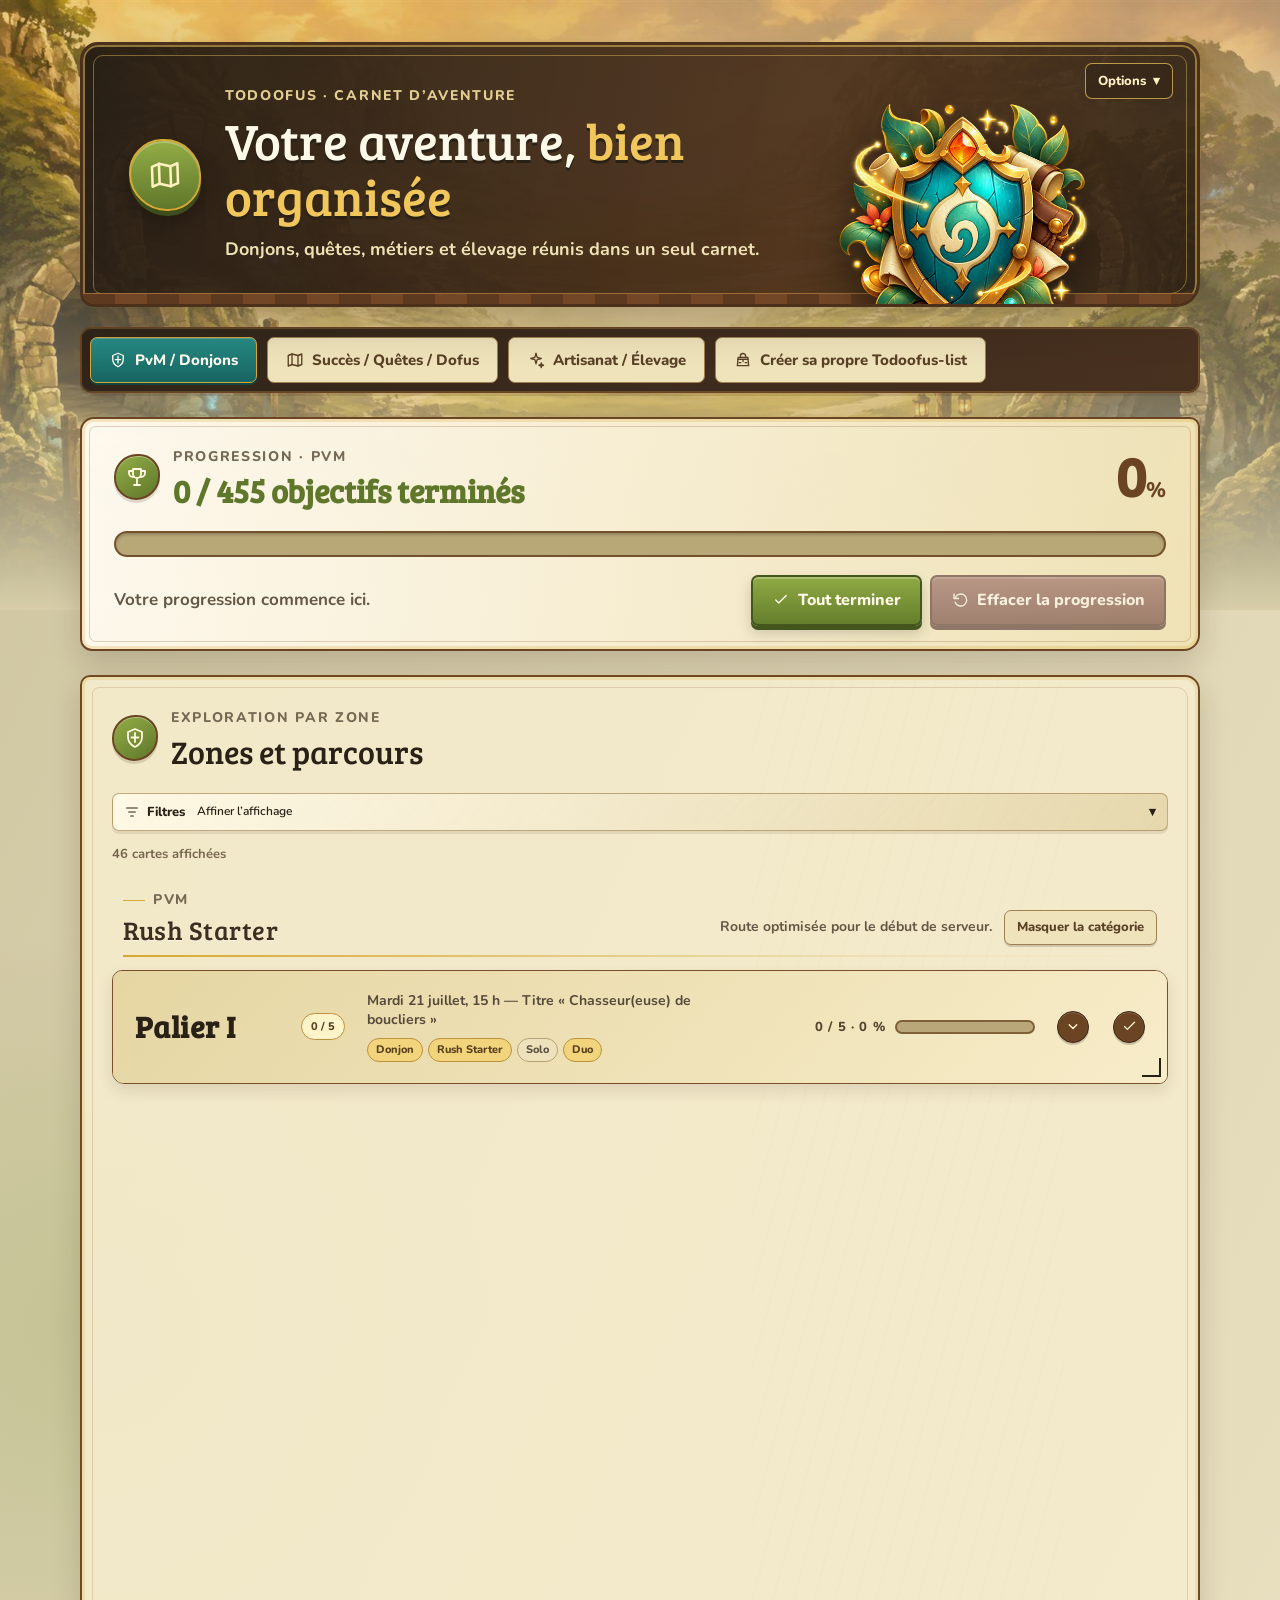
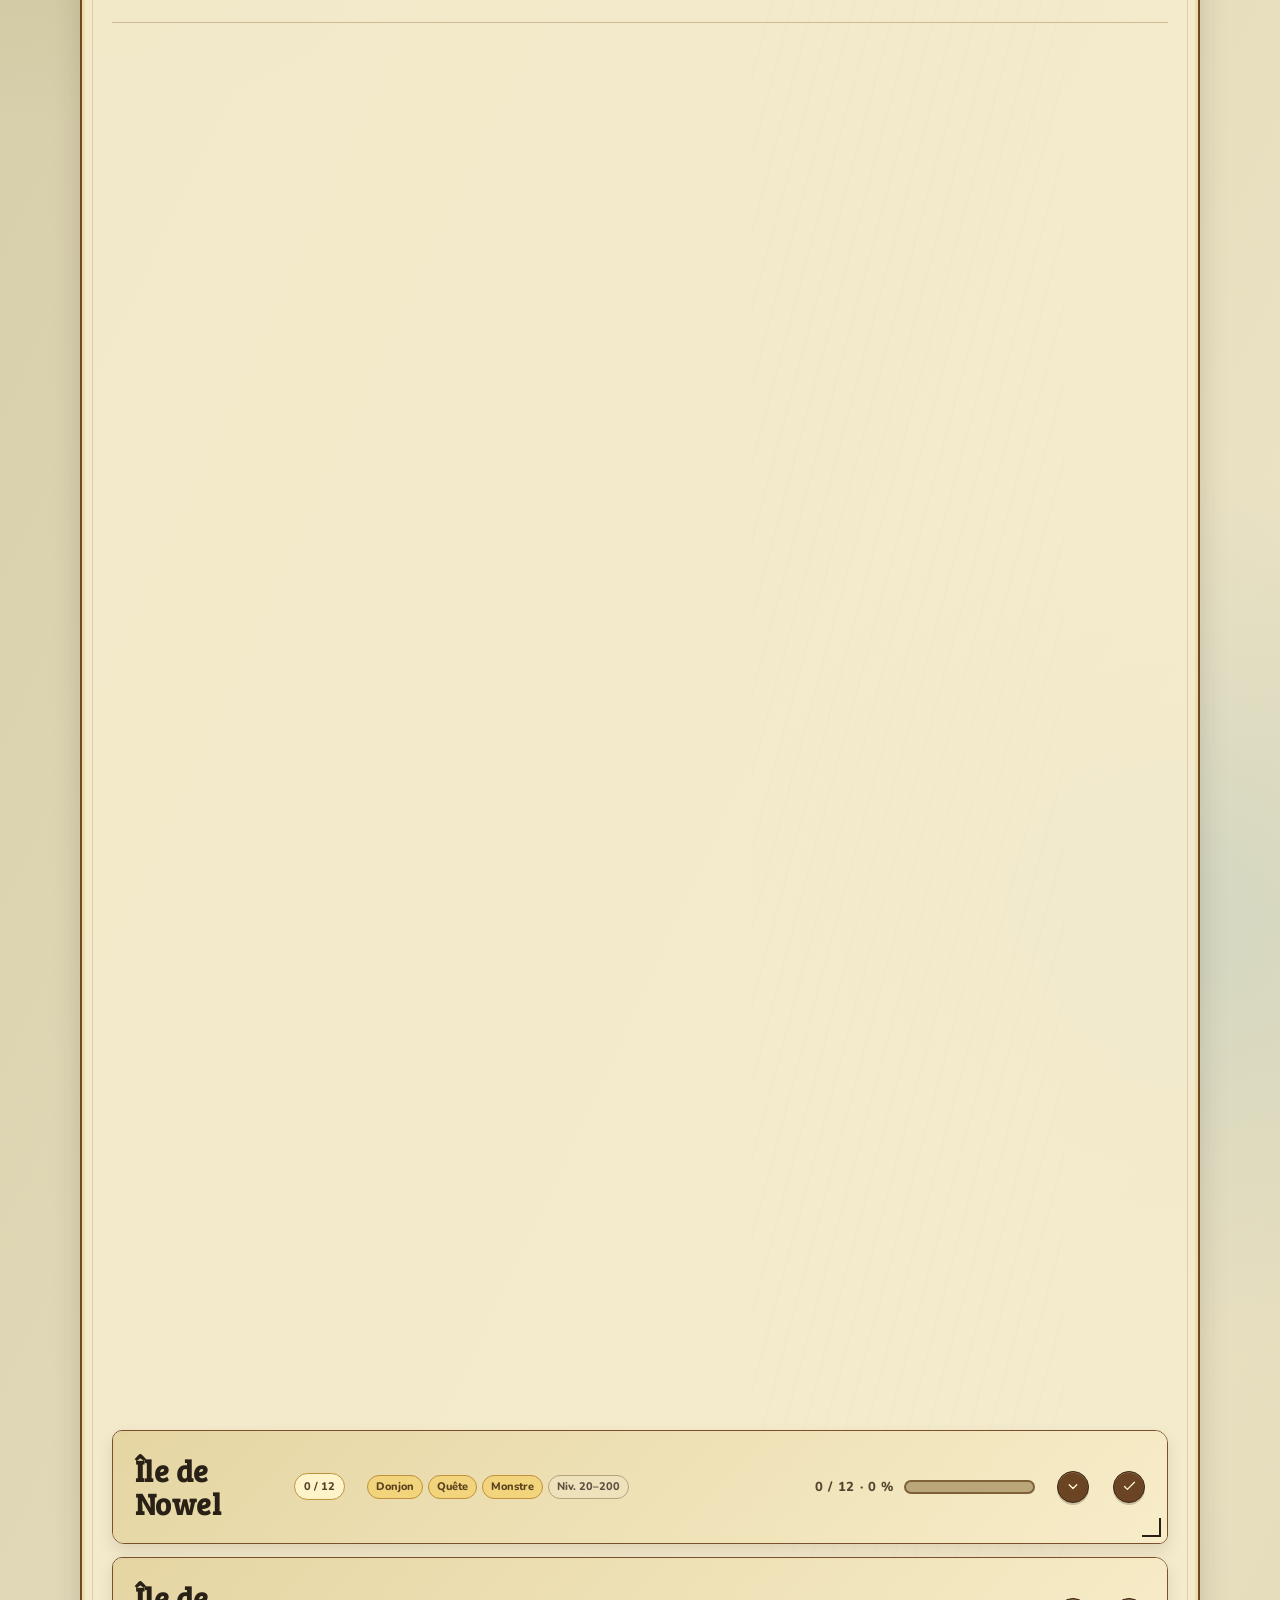
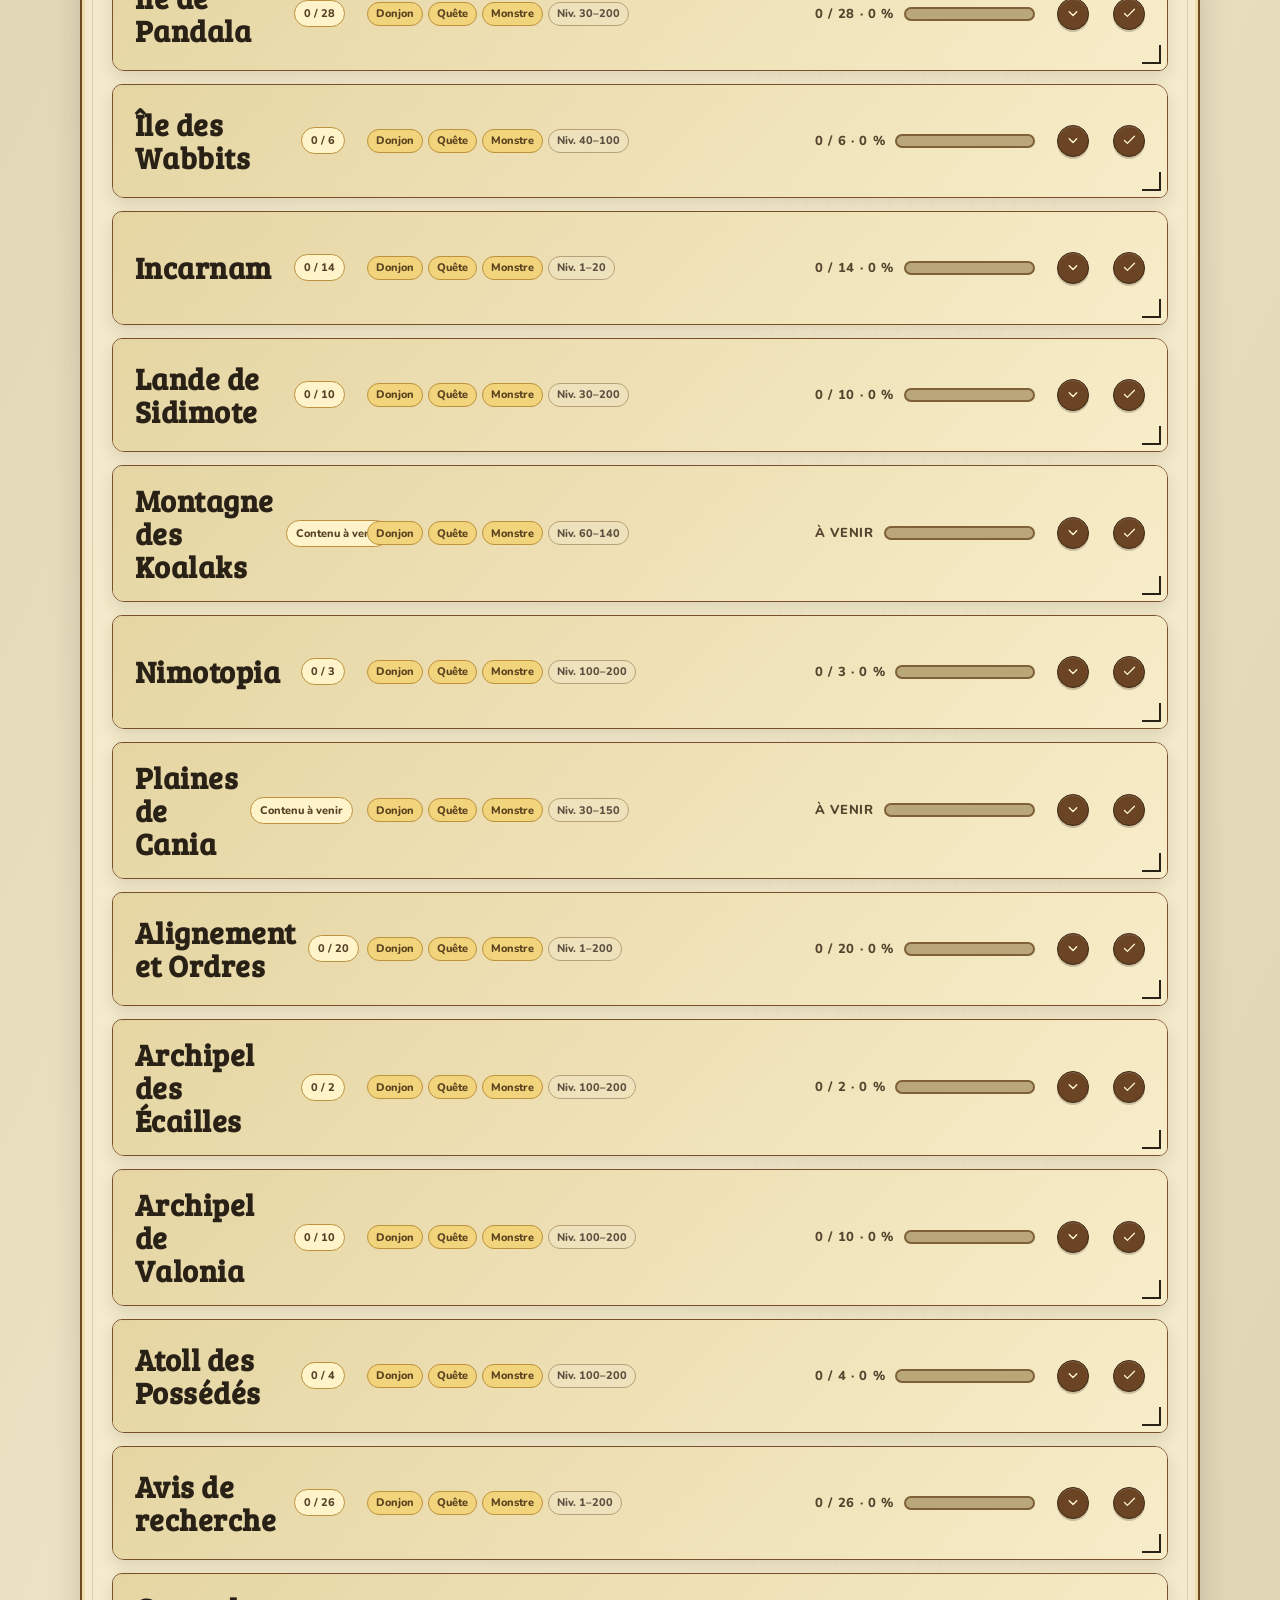
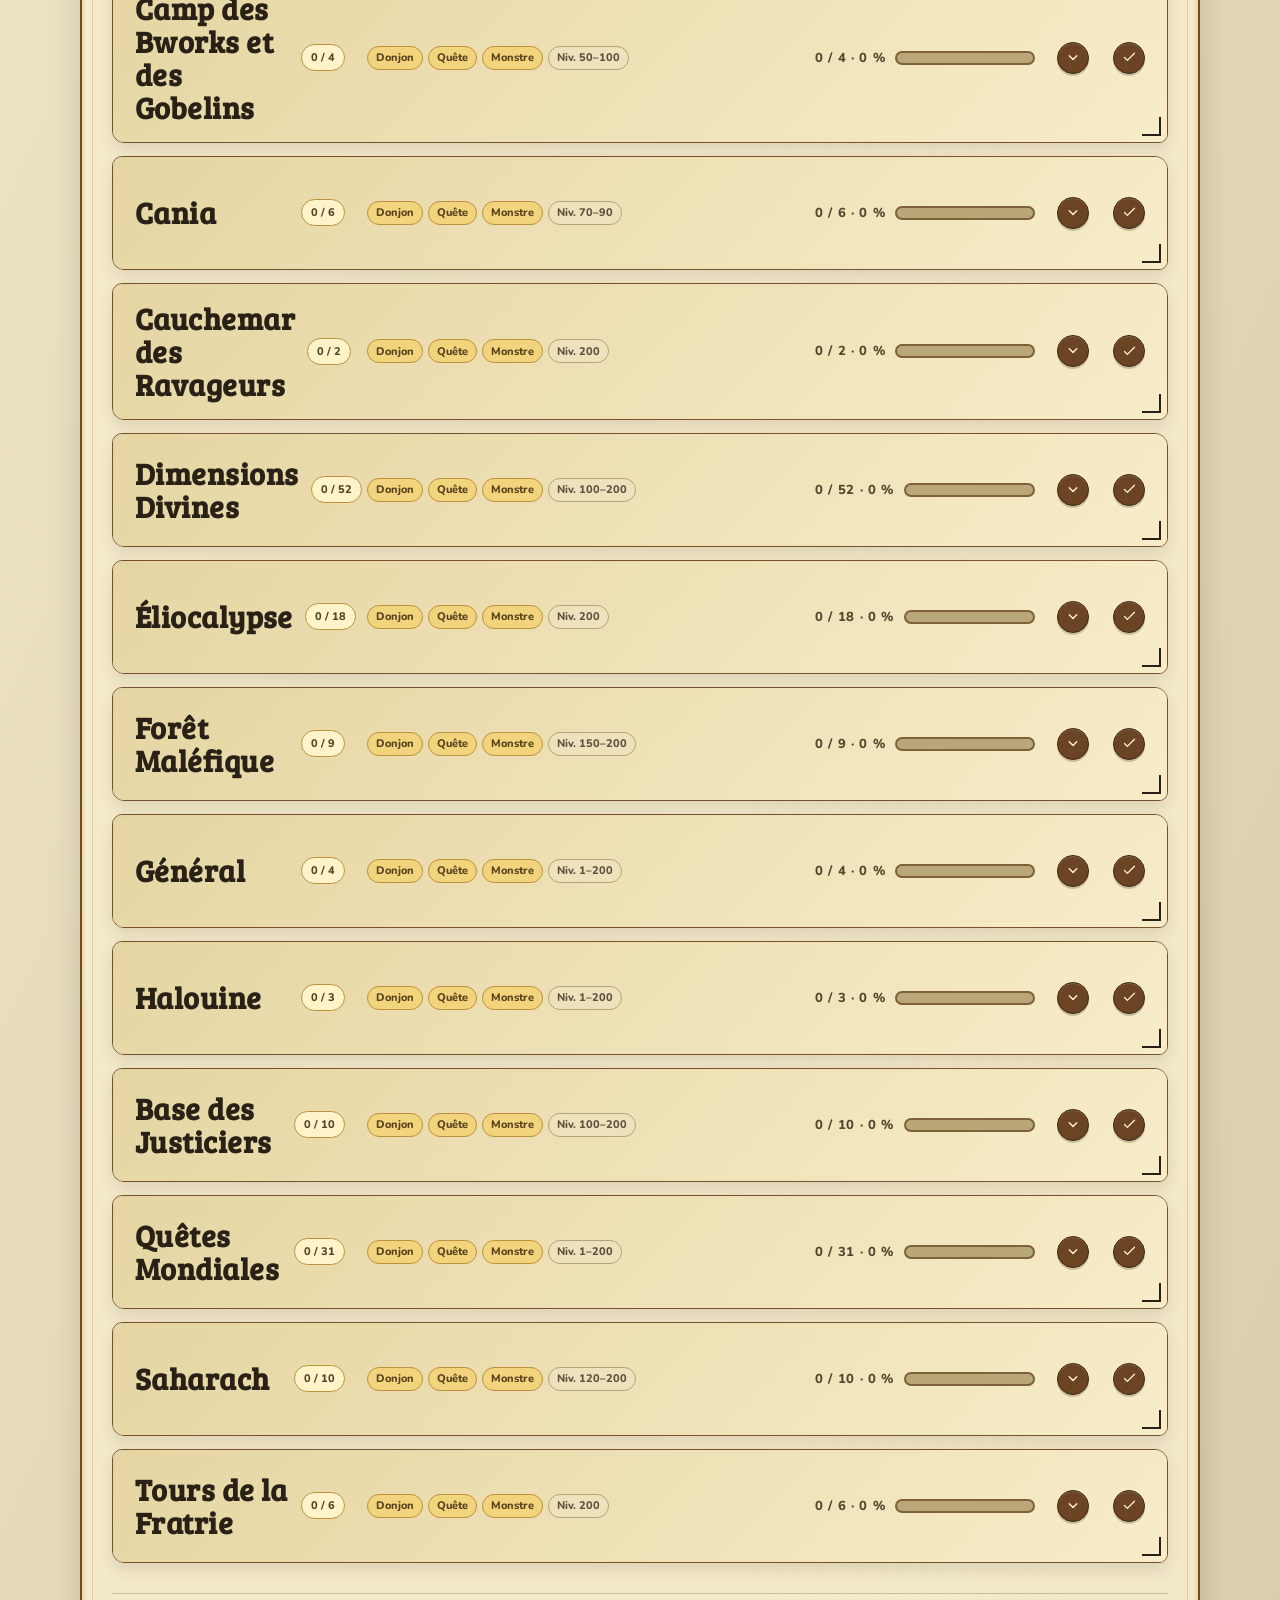
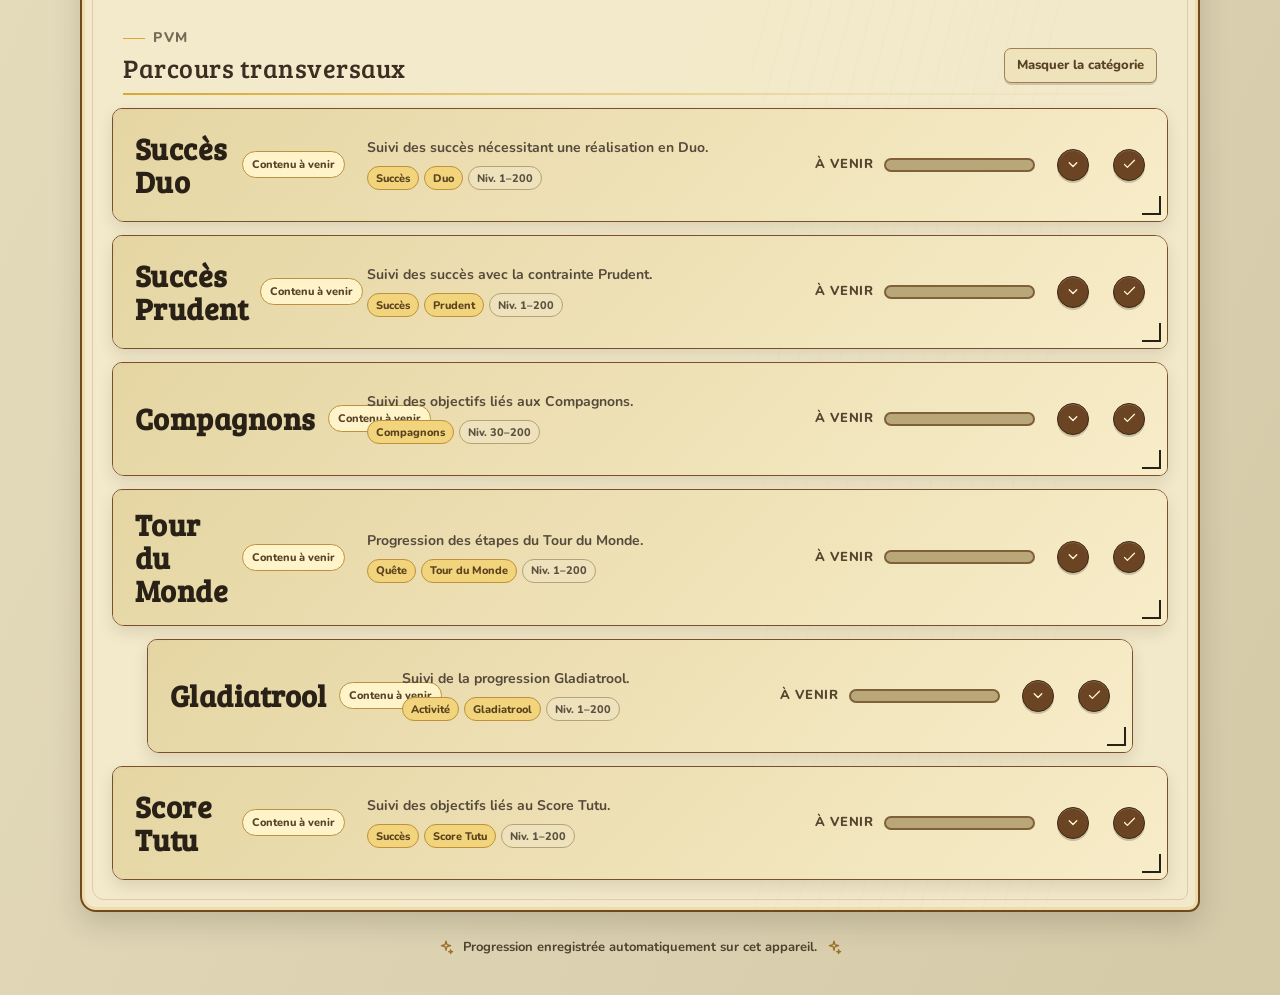
<file: index.html>
<!doctype html>
<html lang="fr">
  <head>
    <meta charset="UTF-8" />
    <meta name="viewport" content="width=device-width, initial-scale=1" />
    <meta name="theme-color" content="#352719" />
    <meta
      name="description"
      content="Carnet de progression pour la chasse aux boucliers."
    />
    <title>Todoofus — Chasse aux boucliers</title>
    <link rel="preconnect" href="https://fonts.googleapis.com" />
    <link rel="preconnect" href="https://fonts.gstatic.com" crossorigin />
    <link
      href="https://fonts.googleapis.com/css2?family=Bree+Serif&family=Nunito:wght@500;600;700;800&display=swap"
      rel="stylesheet"
    />
    <link rel="stylesheet" href="todofus.css" />
  </head>
  <body>
    <a class="skip-link" href="#questBoard">Aller au journal</a>

    <!-- Sprite SVG local : cohérent, léger et sans dépendance JavaScript. -->
    <svg class="svg-sprite" aria-hidden="true">
      <symbol id="icon-shield" viewBox="0 0 24 24">
        <path d="M12 3 5 6v5c0 4.6 2.7 8 7 10 4.3-2 7-5.4 7-10V6l-7-3Z" />
        <path d="M12 7v9M8.5 11.5h7" />
      </symbol>
      <symbol id="icon-map" viewBox="0 0 24 24">
        <path d="m3 6 5-2 8 2 5-2v14l-5 2-8-2-5 2V6Z" />
        <path d="M8 4v14M16 6v14" />
      </symbol>
      <symbol id="icon-search" viewBox="0 0 24 24">
        <circle cx="11" cy="11" r="7" />
        <path d="m20 20-4-4" />
      </symbol>
      <symbol id="icon-filter" viewBox="0 0 24 24">
        <path d="M4 6h16M7 12h10M10 18h4" />
      </symbol>
      <symbol id="icon-check" viewBox="0 0 24 24">
        <path d="m5 12 4 4L19 6" />
      </symbol>
      <symbol id="icon-reset" viewBox="0 0 24 24">
        <path d="M4 4v6h6M5.5 15a8 8 0 1 0 .5-7" />
      </symbol>
      <symbol id="icon-trophy" viewBox="0 0 24 24">
        <path d="M8 4h8v5a4 4 0 0 1-8 0V4ZM9 20h6M12 13v7" />
        <path d="M8 6H4v2a4 4 0 0 0 4 4M16 6h4v2a4 4 0 0 1-4 4" />
      </symbol>
      <symbol id="icon-spark" viewBox="0 0 24 24">
        <path
          d="m12 3 1.5 5.5L19 10l-5.5 1.5L12 17l-1.5-5.5L5 10l5.5-1.5L12 3Z"
        />
        <path
          d="m19 16 .7 2.3L22 19l-2.3.7L19 22l-.7-2.3L16 19l2.3-.7L19 16Z"
        />
      </symbol>
      <symbol id="icon-close" viewBox="0 0 24 24">
        <path d="m6 6 12 12M18 6 6 18" />
      </symbol>
      <symbol id="icon-download" viewBox="0 0 24 24">
        <path d="M12 3v12M7 10l5 5 5-5M5 21h14" />
      </symbol>
      <symbol id="icon-upload" viewBox="0 0 24 24">
        <path d="M12 16V4M7 9l5-5 5 5M5 21h14" />
      </symbol>
      <symbol id="icon-backpack" viewBox="0 0 24 24">
        <path d="M5.5 8.5h13l1 11H4.5l1-11Z" />
        <path d="M8.5 8.5V6.8a3.5 3.5 0 0 1 7 0v1.7M5.5 11h13M12 11v3" />
        <path d="M7 15.5h2M15 15.5h2" />
      </symbol>
      <symbol id="icon-chevron" viewBox="0 0 24 24">
        <path d="m7 9 5 5 5-5" />
      </symbol>
    </svg>

    <div class="world-backdrop" aria-hidden="true"></div>
    <main class="app-shell">
      <header class="hero">
        <div class="hero-copy-block">
          <div class="brand-mark">
            <svg aria-hidden="true"><use href="#icon-map" /></svg>
          </div>
          <div>
            <p class="eyebrow">Todoofus · Carnet d’aventure</p>
            <h1>Votre aventure, <span>bien organisée</span></h1>
            <p class="hero-copy">
              Donjons, quêtes, métiers et élevage réunis dans un seul carnet.
            </p>
          </div>
        </div>
        <img
          class="hero-illustration"
          src="dofus-shield-hero-v2.png"
          alt="Blason fantasy turquoise serti d’or"
        />
        <details class="hero-options">
          <summary class="hero-options-toggle">Options</summary>
          <div class="hero-options-menu" aria-label="Options de sauvegarde">
            <button
              type="button"
              class="button button-small button-ghost"
              id="exportSave"
            >
              <svg aria-hidden="true"><use href="#icon-download" /></svg
              >Exporter ma sauvegarde
            </button>
            <button
              type="button"
              class="button button-small button-ghost"
              id="importSave"
            >
              <svg aria-hidden="true"><use href="#icon-upload" /></svg>Importer
              ma sauvegarde
            </button>
            <p class="save-status" id="saveStatus" aria-live="polite"></p>
            <button
              type="button"
              class="button button-small button-ghost"
              id="toggleTheme"
            >
              <span id="themeLabel">Activer le cuir sombre</span>
            </button>
          </div>
        </details>
      </header>

      <nav class="module-nav" role="tablist" aria-label="Choisir un module">
        <button
          type="button"
          class="module-tab is-active"
          id="module-tab-pvm"
          data-module="pvm"
          role="tab"
          aria-selected="true"
          aria-controls="moduleContent"
          tabindex="0"
        >
          <svg aria-hidden="true"><use href="#icon-shield" /></svg>PvM / Donjons
        </button>
        <button
          type="button"
          class="module-tab"
          id="module-tab-lore"
          data-module="lore"
          role="tab"
          aria-selected="false"
          aria-controls="moduleContent"
          tabindex="-1"
        >
          <svg aria-hidden="true"><use href="#icon-map" /></svg>Succès / Quêtes
          / Dofus
        </button>
        <button
          type="button"
          class="module-tab"
          id="module-tab-artisanat"
          data-module="artisanat"
          role="tab"
          aria-selected="false"
          aria-controls="moduleContent"
          tabindex="-1"
        >
          <svg aria-hidden="true"><use href="#icon-spark" /></svg>Artisanat /
          Élevage
        </button>
        <button
          type="button"
          class="module-tab"
          id="module-tab-custom"
          data-module="custom"
          role="tab"
          aria-selected="false"
          aria-controls="moduleContent"
          tabindex="-1"
        >
          <svg aria-hidden="true"><use href="#icon-backpack" /></svg>Créer sa
          propre Todoofus-list
        </button>
      </nav>

      <div
        id="moduleContent"
        class="module-content"
        role="tabpanel"
        aria-labelledby="module-tab-pvm"
      >
        <section class="progress-panel" aria-labelledby="progress-title">
          <div class="progress-heading">
            <div class="section-title-wrap">
              <span class="section-icon"
                ><svg aria-hidden="true"><use href="#icon-trophy" /></svg
              ></span>
              <div>
                <p class="eyebrow" id="progressEyebrow">Progression globale</p>
                <h2 id="progress-title">
                  <span id="progressText">0 / 0</span>
                  <span id="progressUnit">objectifs terminés</span>
                </h2>
              </div>
            </div>
            <div class="progress-score">
              <strong id="progressPercent">0</strong><span>%</span>
            </div>
          </div>
          <div
            class="progress-bar"
            role="progressbar"
            aria-label="Progression globale"
            aria-valuemin="0"
            aria-valuemax="100"
            aria-valuenow="0"
            id="progressBar"
          >
            <div class="progress-fill" id="progressFill"></div>
          </div>
          <div class="progress-footer">
            <p id="progressMessage">Votre aventure commence ici.</p>
            <div class="actions">
              <div class="progress-actions" aria-label="Actions de progression">
                <button
                  type="button"
                  class="button button-primary"
                  id="checkAll"
                >
                  <svg aria-hidden="true"><use href="#icon-check" /></svg
                  ><span id="checkAllLabel">Tout terminer</span>
                </button>
                <button
                  type="button"
                  class="button button-danger button-secondary-action"
                  id="openReset"
                >
                  <svg aria-hidden="true"><use href="#icon-reset" /></svg
                  ><span id="resetLabel">Effacer la progression</span>
                </button>
              </div>
              <input
                id="importFile"
                type="file"
                accept="application/json,.json"
                hidden
              />
            </div>
          </div>
        </section>

        <section
          class="quest-board"
          id="questBoard"
          aria-labelledby="quest-title"
        >
          <div class="quest-heading">
            <div class="section-title-wrap">
              <span class="section-icon"
                ><svg aria-hidden="true"><use href="#icon-shield" /></svg
              ></span>
              <div>
                <p class="eyebrow" id="questEyebrow">Exploration par zone</p>
                <h2 id="quest-title">Zones et parcours</h2>
              </div>
            </div>
            <div class="quest-tools">
              <details class="filter-panel">
                <summary>
                  <span class="filter-panel-title">
                    <svg aria-hidden="true"><use href="#icon-filter" /></svg>
                    Filtres
                  </span>
                  <span class="filter-panel-hint">Affiner l’affichage</span>
                </summary>
                <div class="filter-panel-content">
                  <div class="filter-primary-row">
                    <label class="search-field"
                      ><span class="sr-only" id="searchLabel"
                        >Rechercher une zone ou un objectif</span
                      ><svg aria-hidden="true"><use href="#icon-search" /></svg
                      ><input
                        id="searchInput"
                        type="search"
                        placeholder="Rechercher une zone ou un objectif…"
                        autocomplete="off"
                      />
                    </label>
                    <label class="search-field objective-search-field">
                      <span class="sr-only">Rechercher un objectif</span>
                      <svg aria-hidden="true"><use href="#icon-search" /></svg>
                      <input
                        id="objectiveSearchInput"
                        type="search"
                        placeholder="Rechercher un objectif…"
                        autocomplete="off"
                      />
                    </label>
                    <label class="select-field" for="levelFilter">
                      <span>Niveau</span>
                      <select id="levelFilter">
                        <option value="all">Tous</option>
                        <option value="1-50">1–50</option>
                        <option value="51-100">51–100</option>
                        <option value="101-150">101–150</option>
                        <option value="151-200">151–200</option>
                      </select>
                    </label>
                    <label
                      class="select-field"
                      for="zoneFilter"
                      id="zoneFilterField"
                    >
                      <span>Zone</span>
                      <select id="zoneFilter">
                        <option value="all">Toutes</option>
                      </select>
                    </label>
                    <div class="filters" aria-label="Filtrer par état">
                      <button
                        class="filter is-active"
                        id="status-filter-all"
                        type="button"
                        data-filter="all"
                        aria-pressed="true"
                      >
                        Tous
                      </button>
                      <button
                        class="filter"
                        id="status-filter-todo"
                        type="button"
                        data-filter="todo"
                        aria-pressed="false"
                      >
                        À faire
                      </button>
                      <button
                        class="filter"
                        id="status-filter-done"
                        type="button"
                        data-filter="done"
                        aria-pressed="false"
                      >
                        Terminés
                      </button>
                    </div>
                  </div>
                  <details class="tag-filter-panel">
                    <summary>Tags spécifiques</summary>
                    <div
                      id="tagFilters"
                      class="tag-filters"
                      role="group"
                      aria-label="Filtrer par tags"
                    ></div>
                  </details>
                  <div class="filter-secondary-row">
                    <label class="select-field" for="categoryFilter">
                      <span>Type</span>
                      <select
                        id="categoryFilter"
                        aria-label="Filtrer par type"
                      ></select>
                    </label>
                    <div
                      class="catalog-actions"
                      aria-label="Actions d’affichage"
                    >
                      <button
                        type="button"
                        class="button button-small button-ghost"
                        id="expandAll"
                      >
                        Tout ouvrir
                      </button>
                      <button
                        type="button"
                        class="button button-small button-ghost"
                        id="collapseAll"
                      >
                        Tout fermer
                      </button>
                      <button
                        type="button"
                        class="button button-small button-ghost"
                        id="hideCompleted"
                        aria-pressed="false"
                      >
                        <span id="hideCompletedLabel">Masquer les progressions achevées (100 %)</span>
                      </button>
                      <button
                        type="button"
                        class="button button-small button-ghost"
                        id="resetFilters"
                      >
                        <svg aria-hidden="true"><use href="#icon-reset" /></svg
                        >Réinitialiser les filtres
                      </button>
                    </div>
                  </div>
                </div>
              </details>
            </div>
          </div>
          <p class="result-count" id="resultCount" aria-live="polite"></p>
          <p class="module-notice" id="moduleNotice" hidden></p>
          <div id="tiers" class="tiers"></div>
          <div class="empty-state" id="emptyState" hidden>
            <svg aria-hidden="true"><use href="#icon-search" /></svg>
            <h3 id="emptyTitle">Aucun parcours trouvé</h3>
            <p id="emptyText">Essayez un autre nom ou changez de filtre.</p>
          </div>
        </section>
      </div>

      <footer>
        <svg aria-hidden="true"><use href="#icon-spark" /></svg
        ><span>Progression enregistrée automatiquement sur cet appareil.</span
        ><svg aria-hidden="true"><use href="#icon-spark" /></svg>
      </footer>
    </main>

    <dialog class="dialog" id="resetDialog" aria-labelledby="dialogTitle">
      <div class="dialog-icon">
        <svg aria-hidden="true"><use href="#icon-reset" /></svg>
      </div>
      <button
        type="button"
        class="icon-button dialog-close"
        id="closeReset"
        aria-label="Fermer"
      >
        <svg aria-hidden="true"><use href="#icon-close" /></svg>
      </button>
      <p class="eyebrow">Réinitialiser la quête</p>
      <h2 id="dialogTitle">Effacer toute la progression ?</h2>
      <p id="resetDialogText">Cette action ne peut pas être annulée.</p>
      <div class="dialog-actions">
        <button type="button" class="button button-ghost" id="cancelReset">
          Conserver</button
        ><button type="button" class="button button-danger" id="uncheckAll">
          <svg aria-hidden="true"><use href="#icon-reset" /></svg>Tout effacer
        </button>
      </div>
    </dialog>
    <div class="toast" id="toast" role="status" aria-live="polite"></div>
    <script src="data/data-loader.js" defer></script>
    <script src="todofus.js" defer></script>
  </body>
</html>
</file>
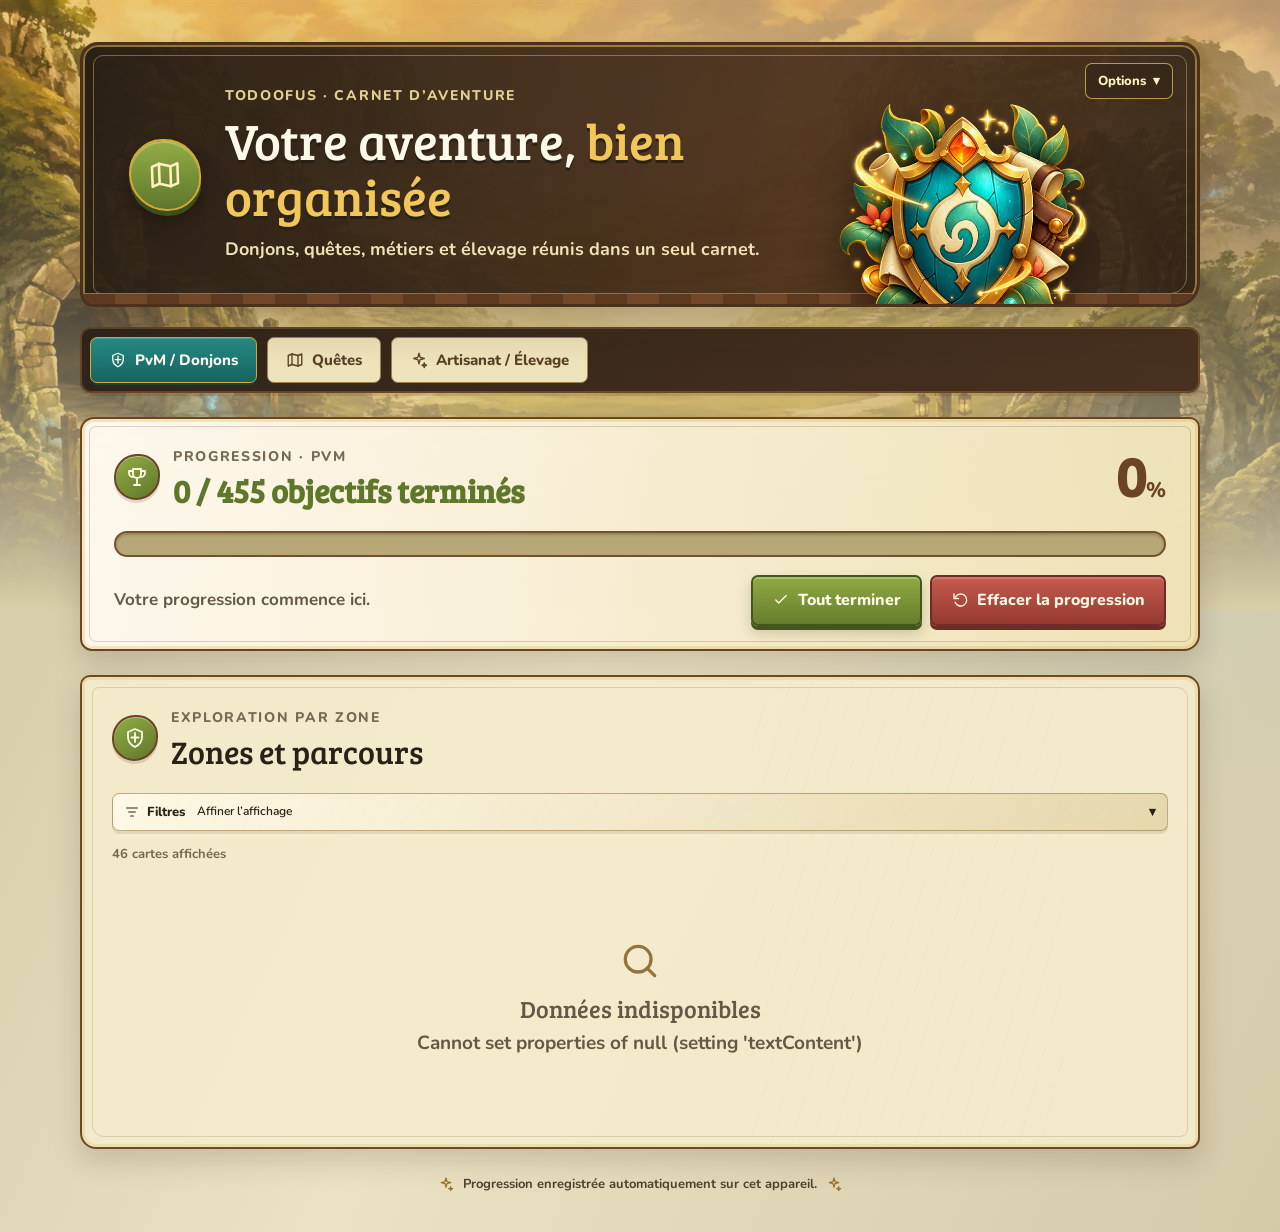
<file: todoofus.html>
<!doctype html>
<html lang="fr">
  <head>
    <meta charset="UTF-8" />
    <meta name="viewport" content="width=device-width, initial-scale=1" />
    <meta name="theme-color" content="#352719" />
    <meta
      name="description"
      content="Carnet de progression pour la chasse aux boucliers."
    />
    <title>Todoofus — Chasse aux boucliers</title>
    <link rel="preconnect" href="https://fonts.googleapis.com" />
    <link rel="preconnect" href="https://fonts.gstatic.com" crossorigin />
    <link
      href="https://fonts.googleapis.com/css2?family=Bree+Serif&family=Nunito:wght@500;600;700;800&display=swap"
      rel="stylesheet"
    />
    <link rel="stylesheet" href="todofus.css" />
  </head>
  <body>
    <a class="skip-link" href="#questBoard">Aller au journal</a>

    <!-- Sprite SVG local : cohérent, léger et sans dépendance JavaScript. -->
    <svg class="svg-sprite" aria-hidden="true">
      <symbol id="icon-shield" viewBox="0 0 24 24">
        <path d="M12 3 5 6v5c0 4.6 2.7 8 7 10 4.3-2 7-5.4 7-10V6l-7-3Z" />
        <path d="M12 7v9M8.5 11.5h7" />
      </symbol>
      <symbol id="icon-map" viewBox="0 0 24 24">
        <path d="m3 6 5-2 8 2 5-2v14l-5 2-8-2-5 2V6Z" />
        <path d="M8 4v14M16 6v14" />
      </symbol>
      <symbol id="icon-search" viewBox="0 0 24 24">
        <circle cx="11" cy="11" r="7" />
        <path d="m20 20-4-4" />
      </symbol>
      <symbol id="icon-filter" viewBox="0 0 24 24">
        <path d="M4 6h16M7 12h10M10 18h4" />
      </symbol>
      <symbol id="icon-check" viewBox="0 0 24 24">
        <path d="m5 12 4 4L19 6" />
      </symbol>
      <symbol id="icon-reset" viewBox="0 0 24 24">
        <path d="M4 4v6h6M5.5 15a8 8 0 1 0 .5-7" />
      </symbol>
      <symbol id="icon-trophy" viewBox="0 0 24 24">
        <path d="M8 4h8v5a4 4 0 0 1-8 0V4ZM9 20h6M12 13v7" />
        <path d="M8 6H4v2a4 4 0 0 0 4 4M16 6h4v2a4 4 0 0 1-4 4" />
      </symbol>
      <symbol id="icon-spark" viewBox="0 0 24 24">
        <path
          d="m12 3 1.5 5.5L19 10l-5.5 1.5L12 17l-1.5-5.5L5 10l5.5-1.5L12 3Z"
        />
        <path
          d="m19 16 .7 2.3L22 19l-2.3.7L19 22l-.7-2.3L16 19l2.3-.7L19 16Z"
        />
      </symbol>
      <symbol id="icon-close" viewBox="0 0 24 24">
        <path d="m6 6 12 12M18 6 6 18" />
      </symbol>
      <symbol id="icon-download" viewBox="0 0 24 24">
        <path d="M12 3v12M7 10l5 5 5-5M5 21h14" />
      </symbol>
      <symbol id="icon-upload" viewBox="0 0 24 24">
        <path d="M12 16V4M7 9l5-5 5 5M5 21h14" />
      </symbol>
      <symbol id="icon-backpack" viewBox="0 0 24 24">
        <path d="M5.5 8.5h13l1 11H4.5l1-11Z" />
        <path d="M8.5 8.5V6.8a3.5 3.5 0 0 1 7 0v1.7M5.5 11h13M12 11v3" />
        <path d="M7 15.5h2M15 15.5h2" />
      </symbol>
      <symbol id="icon-chevron" viewBox="0 0 24 24">
        <path d="m7 9 5 5 5-5" />
      </symbol>
    </svg>

    <div class="world-backdrop" aria-hidden="true"></div>
    <main class="app-shell">
      <header class="hero">
        <div class="hero-copy-block">
          <div class="brand-mark">
            <svg aria-hidden="true"><use href="#icon-map" /></svg>
          </div>
          <div>
            <p class="eyebrow">Todoofus · Carnet d’aventure</p>
            <h1>Votre aventure, <span>bien organisée</span></h1>
            <p class="hero-copy">
              Donjons, quêtes, métiers et élevage réunis dans un seul carnet.
            </p>
          </div>
        </div>
        <img
          class="hero-illustration"
          src="dofus-shield-hero-v2.png"
          alt="Blason fantasy turquoise serti d’or"
        />
        <details class="hero-options">
          <summary class="hero-options-toggle">Options</summary>
          <div class="hero-options-menu" aria-label="Options de sauvegarde">
            <button type="button" class="button button-small button-ghost" id="exportSave">
              <svg aria-hidden="true"><use href="#icon-download" /></svg>Exporter ma sauvegarde
            </button>
            <button type="button" class="button button-small button-ghost" id="importSave">
              <svg aria-hidden="true"><use href="#icon-upload" /></svg>Importer ma sauvegarde
            </button>
            <p class="save-status" id="saveStatus" aria-live="polite"></p>
            <button type="button" class="button button-small button-ghost" id="toggleTheme">
              <span id="themeLabel">Activer le cuir sombre</span>
            </button>
          </div>
        </details>
      </header>

      <nav class="module-nav" role="tablist" aria-label="Choisir un module">
        <button
          type="button"
          class="module-tab is-active"
          id="module-tab-pvm"
          data-module="pvm"
          role="tab"
          aria-selected="true"
          aria-controls="moduleContent"
          tabindex="0"
        >
          <svg aria-hidden="true"><use href="#icon-shield" /></svg>PvM / Donjons
        </button>
        <button
          type="button"
          class="module-tab"
          id="module-tab-lore"
          data-module="lore"
          role="tab"
          aria-selected="false"
          aria-controls="moduleContent"
          tabindex="-1"
        >
          <svg aria-hidden="true"><use href="#icon-map" /></svg>Quêtes
        </button>
        <button
          type="button"
          class="module-tab"
          id="module-tab-artisanat"
          data-module="artisanat"
          role="tab"
          aria-selected="false"
          aria-controls="moduleContent"
          tabindex="-1"
        >
          <svg aria-hidden="true"><use href="#icon-spark" /></svg>Artisanat / Élevage
        </button>
      </nav>

      <div
        id="moduleContent"
        class="module-content"
        role="tabpanel"
        aria-labelledby="module-tab-pvm"
      >
        <section class="progress-panel" aria-labelledby="progress-title">
          <div class="progress-heading">
            <div class="section-title-wrap">
              <span class="section-icon"
                ><svg aria-hidden="true"><use href="#icon-trophy" /></svg
              ></span>
              <div>
                <p class="eyebrow" id="progressEyebrow">Progression globale</p>
                <h2 id="progress-title">
                  <span id="progressText">0 / 0</span>
                  <span id="progressUnit">objectifs terminés</span>
                </h2>
              </div>
            </div>
            <div class="progress-score">
              <strong id="progressPercent">0</strong><span>%</span>
            </div>
          </div>
          <div
            class="progress-bar"
            role="progressbar"
            aria-label="Progression globale"
            aria-valuemin="0"
            aria-valuemax="100"
            aria-valuenow="0"
            id="progressBar"
          >
            <div class="progress-fill" id="progressFill"></div>
          </div>
          <div class="progress-footer">
            <p id="progressMessage">Votre aventure commence ici.</p>
            <div class="actions">
              <div class="progress-actions" aria-label="Actions de progression">
                <button type="button" class="button button-primary" id="checkAll">
                  <svg aria-hidden="true"><use href="#icon-check" /></svg
                  ><span id="checkAllLabel">Tout terminer</span>
                </button>
                <button type="button" class="button button-danger button-secondary-action" id="openReset">
                  <svg aria-hidden="true"><use href="#icon-reset" /></svg
                  ><span id="resetLabel">Effacer la progression</span>
                </button>
              </div>
              <input id="importFile" type="file" accept="application/json,.json" hidden />
            </div>
          </div>
        </section>

        <section
          class="quest-board"
          id="questBoard"
          aria-labelledby="quest-title"
        >
          <div class="quest-heading">
            <div class="section-title-wrap">
              <span class="section-icon"
                ><svg aria-hidden="true"><use href="#icon-shield" /></svg
              ></span>
              <div>
                <p class="eyebrow" id="questEyebrow">Exploration par zone</p>
                <h2 id="quest-title">Zones et parcours</h2>
              </div>
            </div>
            <div class="quest-tools">
              <details class="filter-panel">
                <summary>
                  <span class="filter-panel-title">
                    <svg aria-hidden="true"><use href="#icon-filter" /></svg>
                    Filtres
                  </span>
                  <span class="filter-panel-hint">Affiner l’affichage</span>
                </summary>
                <div class="filter-panel-content">
                  <div class="filter-primary-row">
                    <label class="search-field"
                    ><span class="sr-only" id="searchLabel"
                      >Rechercher une zone ou un objectif</span
                    ><svg aria-hidden="true"><use href="#icon-search" /></svg
                    ><input
                      id="searchInput"
                      type="search"
                      placeholder="Rechercher une zone ou un objectif…"
                      autocomplete="off"
                  />                </label>
                   <label class="search-field objective-search-field">
                     <span class="sr-only">Rechercher un objectif</span>
                     <svg aria-hidden="true"><use href="#icon-search" /></svg>
                     <input id="objectiveSearchInput" type="search" placeholder="Rechercher un objectif…" autocomplete="off" />
                   </label>
                    <label class="select-field" for="levelFilter">
                    <span>Niveau</span>
                    <select id="levelFilter">
                      <option value="all">Tous</option>
                      <option value="1-50">1–50</option>
                      <option value="51-100">51–100</option>
                      <option value="101-150">101–150</option>
                      <option value="151-200">151–200</option>
                    </select>
                    </label>
                    <label class="select-field" for="zoneFilter" id="zoneFilterField">
                    <span>Zone</span>
                    <select id="zoneFilter">
                      <option value="all">Toutes</option>
                    </select>
                    </label>
                    <div class="filters" aria-label="Filtrer par état">
                      <button class="filter is-active" id="status-filter-all" type="button" data-filter="all" aria-pressed="true">Tous</button>
                      <button class="filter" id="status-filter-todo" type="button" data-filter="todo" aria-pressed="false">À faire</button>
                      <button class="filter" id="status-filter-done" type="button" data-filter="done" aria-pressed="false">Terminés</button>
                    </div>
                  </div>
                  <details class="tag-filter-panel">
                    <summary>Tags spécifiques</summary>
                    <div id="tagFilters" class="tag-filters" role="group" aria-label="Filtrer par tags"></div>
                  </details>
                  <div class="filter-secondary-row">
                    <label class="select-field" for="categoryFilter">
                    <span>Type</span>
                    <select id="categoryFilter" aria-label="Filtrer par type"></select>
                    </label>
                    <div class="catalog-actions" aria-label="Actions d’affichage">
                      <button type="button" class="button button-small button-ghost" id="expandAll">Tout ouvrir</button>
                      <button type="button" class="button button-small button-ghost" id="collapseAll">Tout fermer</button>
                      <button type="button" class="button button-small button-ghost" id="hideCompleted" aria-pressed="false">
                        Masquer les quêtes terminées
                      </button>
                      <button type="button" class="button button-small button-ghost" id="resetFilters">
                        <svg aria-hidden="true"><use href="#icon-reset" /></svg>Réinitialiser les filtres
                      </button>
                    </div>
                  </div>
                </div>
              </details>
            </div>
          </div>
          <p class="result-count" id="resultCount" aria-live="polite"></p>
          <p class="module-notice" id="moduleNotice" hidden></p>
          <div id="tiers" class="tiers"></div>
          <div class="empty-state" id="emptyState" hidden>
            <svg aria-hidden="true"><use href="#icon-search" /></svg>
            <h3 id="emptyTitle">Aucun parcours trouvé</h3>
            <p id="emptyText">Essayez un autre nom ou changez de filtre.</p>
          </div>
        </section>
      </div>

      <footer>
        <svg aria-hidden="true"><use href="#icon-spark" /></svg
        ><span>Progression enregistrée automatiquement sur cet appareil.</span
        ><svg aria-hidden="true"><use href="#icon-spark" /></svg>
      </footer>
    </main>

    <dialog class="dialog" id="resetDialog" aria-labelledby="dialogTitle">
      <div class="dialog-icon">
        <svg aria-hidden="true"><use href="#icon-reset" /></svg>
      </div>
      <button
        type="button"
        class="icon-button dialog-close"
        id="closeReset"
        aria-label="Fermer"
      >
        <svg aria-hidden="true"><use href="#icon-close" /></svg>
      </button>
      <p class="eyebrow">Réinitialiser la quête</p>
      <h2 id="dialogTitle">Effacer toute la progression ?</h2>
      <p id="resetDialogText">Cette action ne peut pas être annulée.</p>
      <div class="dialog-actions">
        <button type="button" class="button button-ghost" id="cancelReset">
          Conserver</button
        ><button type="button" class="button button-danger" id="uncheckAll">
          <svg aria-hidden="true"><use href="#icon-reset" /></svg>Tout effacer
        </button>
      </div>
    </dialog>
    <div class="toast" id="toast" role="status" aria-live="polite"></div>
    <script src="data/data-loader.js" defer></script>
    <script src="todofus.js" defer></script>
  </body>
</html>
</file>
<file: todofus.css>
/* ================================================================
   Todoofus — Design system fantasy artisanal
   ================================================================ */
:root {
  --color-bg: #d8cfaa;
  --color-surface: #f6edce;
  --color-surface-raised: #fffaf0;
  --color-surface-soft: #efe2b5;
  --color-surface-dark: #352719;
  --color-primary: #718c34;
  --color-primary-hover: #5f772b;
  --color-secondary: #6b4423;
  --color-accent: #d9782d;
  --color-text: #292016;
  --color-text-muted: #665847;
  --color-border: #83552e;
  --color-gold: #d7a933;
  --color-gold-light: #f1c75b;
  --color-danger: #a93f35;
  --color-success: #5f772b;
  --color-magic: #397f9d;
  --color-teal: #1f7d79;
  --color-teal-dark: #155a58;

  --font-display: "Bree Serif", Georgia, serif;
  --font-body:
    "Nunito", -apple-system, BlinkMacSystemFont, "Segoe UI", sans-serif;
  --radius-sm: 7px;
  --radius-md: 12px;
  --radius-lg: 18px;
  --border-panel: 1px solid rgba(75, 48, 28, 0.55);
  --shadow-sm: 0 3px 0 rgba(75, 48, 28, 0.16);
  --shadow-md: 0 12px 28px rgba(41, 32, 22, 0.17);
  --shadow-raised: 0 18px 42px rgba(41, 32, 22, 0.24);
  --transition-fast: 160ms ease;
  --container: 1680px;
}

[data-theme="dark"] {
  --color-bg: #171513;
  --color-surface: #2a241f;
  --color-surface-raised: #332b24;
  --color-surface-soft: #403326;
  --color-surface-dark: #120f0d;
  --color-text: #f2e8d2;
  --color-text-muted: #c2b49c;
  --color-border: #9a7047;
  --shadow-md: 0 12px 28px rgba(0, 0, 0, 0.38);
  --shadow-raised: 0 18px 42px rgba(0, 0, 0, 0.52);
}

* {
  box-sizing: border-box;
}
html {
  scroll-behavior: smooth;
}
body {
  min-width: 320px;
  margin: 0;
  color: var(--color-text);
  font-family: var(--font-body);
  font-size: 19px;
  font-weight: 700;
  line-height: 1.55;
  background:
    radial-gradient(
      circle at 8% 18%,
      rgba(124, 154, 58, 0.2),
      transparent 25rem
    ),
    radial-gradient(
      circle at 92% 34%,
      rgba(76, 152, 184, 0.14),
      transparent 28rem
    ),
    linear-gradient(115deg, #cdc49f, #ebe2c3 48%, #d4caa8);
}
[data-theme="dark"] body {
  background:
    radial-gradient(circle at 8% 18%, rgba(48, 91, 88, 0.22), transparent 25rem),
    linear-gradient(115deg, #171513, #28211b 48%, #1d1916);
}
[data-theme="dark"] .world-backdrop {
  opacity: 0.42;
}

button,
input {
  font: inherit;
}
button {
  color: inherit;
}
svg {
  display: block;
  width: 1.2em;
  height: 1.2em;
  fill: none;
  stroke: currentColor;
  stroke-width: 1.8;
  stroke-linecap: round;
  stroke-linejoin: round;
}
.svg-sprite {
  position: absolute;
  width: 0;
  height: 0;
  overflow: hidden;
}
.sr-only {
  position: absolute;
  width: 1px;
  height: 1px;
  padding: 0;
  margin: -1px;
  overflow: hidden;
  clip: rect(0, 0, 0, 0);
  white-space: nowrap;
  border: 0;
}
.skip-link {
  position: fixed;
  top: 12px;
  left: 12px;
  z-index: 100;
  padding: 10px 16px;
  color: #fff;
  background: var(--color-surface-dark);
  border: 2px solid var(--color-gold);
  border-radius: var(--radius-sm);
  transform: translateY(-180%);
}
.skip-link:focus {
  transform: translateY(0);
}

.world-backdrop {
  position: absolute;
  inset: 0 0 auto;
  z-index: -1;
  height: 610px;
  pointer-events: none;
  background:
    linear-gradient(
      to bottom,
      rgba(34, 33, 20, 0.08),
      rgba(216, 207, 170, 0.45) 62%,
      #d8cfaa 100%
    ),
    url("dungeon-valley.jpg") center 30% / cover no-repeat;
}

.app-shell {
  width: min(var(--container), calc(100% - 80px));
  margin: 0 auto;
  padding: 42px 0 38px;
}

/* En-tête : enseigne d'aventure, compacte et lisible. */
.hero {
  position: relative;
  display: flex;
  align-items: center;
  min-height: 252px;
  padding: 40px 430px 40px 46px;
  overflow: hidden;
  color: #fff9e9;
  background:
    linear-gradient(
      100deg,
      rgba(41, 32, 22, 0.97),
      rgba(75, 48, 28, 0.94) 64%,
      rgba(53, 39, 25, 0.9)
    ),
    url("dungeon-valley.jpg") center / cover;
  border: 3px solid #4b301c;
  border-radius: var(--radius-lg) var(--radius-lg) 24px 14px;
  box-shadow:
    inset 0 0 0 2px rgba(241, 199, 91, 0.5),
    var(--shadow-raised);
}
.hero::before,
.hero::after {
  position: absolute;
  z-index: 1;
  pointer-events: none;
  content: "";
}
.hero::before {
  inset: 10px;
  border: 1px solid rgba(241, 199, 91, 0.42);
  border-radius: 10px 10px 17px 8px;
}
.hero::after {
  left: 0;
  right: 0;
  bottom: 0;
  height: 10px;
  background: repeating-linear-gradient(
    90deg,
    #5c391f 0 32px,
    #714728 32px 64px
  );
  border-top: 1px solid #9c6b38;
}
.hero-copy-block {
  position: relative;
  z-index: 3;
  display: flex;
  align-items: center;
}
.brand-mark {
  display: grid;
  flex: 0 0 auto;
  place-items: center;
  width: 72px;
  height: 72px;
  margin-right: 24px;
  color: #fff2bf;
  background: linear-gradient(#93ad46, #5f772b);
  border: 2px solid #d7a933;
  border-radius: 48% 52% 46% 54%;
  box-shadow:
    inset 0 2px rgba(255, 255, 255, 0.25),
    0 5px 0 #3d4d1b,
    0 9px 18px rgba(0, 0, 0, 0.3);
  transform: rotate(-2deg);
}
.brand-mark svg {
  width: 34px;
  height: 34px;
}
.eyebrow {
  margin: 0 0 5px;
  color: #776a54;
  font-size: 14px;
  font-weight: 800;
  letter-spacing: 0.12em;
  text-transform: uppercase;
}
.hero .eyebrow {
  color: #e3ce91;
}
h1,
h2,
h3 {
  margin: 0;
  font-family: var(--font-display);
  font-weight: 400;
  line-height: 1.1;
}
h1 {
  max-width: 850px;
  font-size: clamp(40px, 4vw, 61px);
  text-shadow: 0 3px 0 #292016;
}
h1 span {
  color: var(--color-gold-light);
}
.hero-copy {
  max-width: 760px;
  margin: 12px 0 0;
  color: #efe2b5;
  font-size: 18px;
  font-weight: 700;
}
.hero-illustration {
  position: absolute;
  right: 138px;
  bottom: -70px;
  z-index: 2;
  width: 330px;
  height: 330px;
  object-fit: contain;
  filter: drop-shadow(0 18px 18px rgba(0, 0, 0, 0.48));
}
.hero-options {
  position: absolute;
  top: 18px;
  right: 24px;
  z-index: 5;
}
.hero-options-toggle {
  padding: 7px 12px;
  color: #fff1c0;
  font-size: 13px;
  font-weight: 800;
  cursor: pointer;
  background: rgba(53, 39, 25, 0.78);
  border: 1px solid rgba(241, 199, 91, 0.72);
  border-radius: var(--radius-sm);
  list-style: none;
}
.hero-options-toggle::-webkit-details-marker {
  display: none;
}
.hero-options-toggle::after {
  margin-left: 7px;
  content: "▾";
}
.hero-options[open] .hero-options-toggle::after {
  content: "▴";
}
.hero-options-menu {
  display: grid;
  gap: 7px;
  min-width: 215px;
  margin-top: 7px;
  padding: 10px;
  background: #f6edce;
  border: 1px solid #9f8051;
  border-radius: var(--radius-sm);
  box-shadow: var(--shadow-md);
}
.save-status {
  max-width: 230px;
  margin: 2px 0;
  color: #6b5b45;
  font-size: 11px;
  line-height: 1.3;
}
.hero-stats {
  position: absolute;
  top: 34px;
  right: 35px;
  z-index: 4;
  display: grid;
  gap: 10px;
}
.hero-stats > div {
  display: grid;
  place-items: center;
  width: 86px;
  min-height: 82px;
  padding: 7px;
  color: #fff1c0;
  background: linear-gradient(145deg, #83552e, #4b301c);
  border: 2px solid #d7a933;
  border-radius: 50% 46% 48% 52%;
  box-shadow:
    inset 0 0 0 2px rgba(41, 32, 22, 0.55),
    0 5px 12px rgba(0, 0, 0, 0.32);
}
.hero-stats span,
.hero-stats small {
  font-size: 9px;
  font-weight: 800;
  letter-spacing: 0.1em;
  line-height: 1;
  text-transform: uppercase;
}
.hero-stats strong {
  font-family: var(--font-display);
  font-size: 31px;
  font-weight: 400;
  line-height: 0.95;
}

/* Composants génériques */
.section-title-wrap {
  display: flex;
  align-items: center;
  gap: 13px;
}
.section-icon {
  display: grid;
  flex: 0 0 auto;
  place-items: center;
  width: 46px;
  height: 46px;
  color: #fff9df;
  background: linear-gradient(145deg, #93ad46, #5f772b);
  border: 2px solid #6b4423;
  border-radius: 50% 45% 52% 48%;
  box-shadow:
    inset 0 1px rgba(255, 255, 255, 0.35),
    var(--shadow-sm);
}
.section-icon svg {
  width: 24px;
  height: 24px;
}
.button {
  display: inline-flex;
  min-height: 50px;
  align-items: center;
  justify-content: center;
  gap: 8px;
  padding: 11px 19px;
  font-size: 16px;
  font-weight: 800;
  cursor: pointer;
  border-radius: var(--radius-sm);
  transition:
    transform var(--transition-fast),
    filter var(--transition-fast),
    box-shadow var(--transition-fast);
}
.button svg {
  width: 18px;
  height: 18px;
}
.button-primary {
  color: #fffbe9;
  background: linear-gradient(#8faa43, #657e2d);
  border: 2px solid #45551e;
  box-shadow:
    inset 0 2px rgba(255, 255, 255, 0.25),
    0 4px 0 #45551e,
    0 7px 13px rgba(41, 32, 22, 0.2);
}
.button-primary:hover {
  filter: brightness(1.08);
  transform: translateY(-1px);
}
.button-primary:active {
  transform: translateY(2px);
  box-shadow:
    inset 0 2px rgba(255, 255, 255, 0.18),
    0 1px 0 #45551e;
}
.button-ghost {
  color: #594126;
  background: #efe3bb;
  border: 1px solid #9f8051;
  box-shadow: 0 2px 0 rgba(75, 48, 28, 0.2);
}
.button-ghost:hover {
  background: #f7edcc;
  transform: translateY(-1px);
}
.button-danger {
  color: #fff8e6;
  background: linear-gradient(#c45b4e, #96392f);
  border: 2px solid #6f2b25;
  box-shadow:
    inset 0 2px rgba(255, 255, 255, 0.18),
    0 4px 0 #6f2b25;
}
.button-danger:active {
  transform: translateY(2px);
  box-shadow: 0 1px 0 #6f2b25;
}
.button:disabled {
  cursor: not-allowed;
  filter: grayscale(0.55);
  opacity: 0.62;
  transform: none;
}
.button:focus-visible,
.filter:focus-visible,
.icon-button:focus-visible,
input:focus-visible,
.task:focus-within {
  outline: 3px solid #4c98b8;
  outline-offset: 3px;
}

.module-nav {
  display: grid;
  grid-template-columns: repeat(auto-fit, minmax(220px, 1fr));
  gap: 12px;
  margin: 28px 0 18px;
}
.module-tab {
  display: inline-flex;
  align-items: center;
  justify-content: center;
  gap: 9px;
  min-height: 58px;
  padding: 11px 16px;
  color: #fffdf5;
  font-size: 16px;
  font-weight: 800;
  cursor: pointer;
  background: linear-gradient(140deg, rgba(82, 60, 39, 0.96), rgba(53, 39, 25, 0.96));
  border: 2px solid rgba(215, 169, 51, 0.7);
  border-radius: 12px 10px 14px 9px;
  box-shadow: 0 7px 16px rgba(41, 32, 22, 0.2);
  transition:
    transform var(--transition-fast),
    box-shadow var(--transition-fast),
    border-color var(--transition-fast),
    filter var(--transition-fast);
}
.module-tab svg {
  width: 18px;
  height: 18px;
}
.module-tab:hover {
  transform: translateY(-2px);
  box-shadow: 0 10px 20px rgba(41, 32, 22, 0.24);
}
.module-tab.is-active {
  color: #fffaf0;
  background: linear-gradient(140deg, #6d8d33, #4c6927);
  border-color: #f1c75b;
  box-shadow:
    inset 0 2px rgba(255, 255, 255, 0.18),
    0 9px 20px rgba(41, 32, 22, 0.28);
}
.module-tab:focus-visible {
  outline: 3px solid rgba(76, 152, 184, 0.4);
  outline-offset: 3px;
}

.custom-list-section {
  width: 100%;
}
.custom-board {
  display: grid;
  gap: 16px;
  padding: 14px 0 0;
}
.custom-task-form {
  display: flex;
  flex-wrap: wrap;
  gap: 12px;
  align-items: center;
}
.custom-task-input-wrap {
  display: block;
  flex: 1 1 320px;
}
.custom-task-input-wrap input {
  width: 100%;
  min-height: 52px;
  padding: 0 16px;
  color: var(--color-text);
  font: inherit;
  background: #fffdf7;
  border: 1px solid #8e7045;
  border-radius: 10px;
  box-shadow: inset 0 2px 3px rgba(75, 48, 28, 0.08);
}
.custom-summary {
  display: flex;
  flex-wrap: wrap;
  align-items: center;
  gap: 10px;
  padding: 12px 16px;
  background: rgba(223, 206, 156, 0.45);
  border: 1px solid rgba(157, 121, 69, 0.62);
  border-radius: 10px;
  color: #4a3827;
  font-size: 15px;
  font-weight: 800;
}
.custom-summary strong {
  color: #2d2a20;
  font-size: 24px;
}
.custom-progress {
  position: relative;
  display: block;
  flex: 1 1 180px;
  height: 16px;
  overflow: hidden;
  background: rgba(120, 103, 79, 0.2);
  border: 2px solid #7d6037;
  border-radius: 999px;
}
.custom-progress i {
  display: block;
  height: 100%;
  background: linear-gradient(90deg, var(--color-teal-dark), var(--color-teal) 68%, var(--color-gold-light));
  border-radius: inherit;
}
.custom-task-list {
  display: grid;
  gap: 10px;
  padding: 0;
  margin: 0;
  list-style: none;
}
.custom-task-item {
  display: flex;
  align-items: center;
  gap: 12px;
  padding: 10px 12px;
  background: rgba(255, 250, 240, 0.8);
  border: 1px solid rgba(157, 121, 69, 0.5);
  border-radius: 10px;
}
.custom-task {
  display: grid;
  grid-template-columns: 24px minmax(0, 1fr);
  flex: 1;
  gap: 12px;
  align-items: center;
  cursor: pointer;
}
.custom-task input {
  width: 22px;
  height: 22px;
  accent-color: var(--color-primary);
}
.custom-task-title {
  display: block;
  overflow-wrap: anywhere;
  font-size: 18px;
  font-weight: 800;
}
.custom-task-item.is-done .custom-task-title {
  color: #536342;
  text-decoration: line-through;
  text-decoration-thickness: 2px;
}
.custom-empty-state {
  padding: 18px 12px;
  color: #665847;
  font-weight: 700;
  background: rgba(255, 250, 240, 0.72);
  border: 1px dashed rgba(157, 121, 69, 0.8);
  border-radius: 10px;
}
.custom-task-remove {
  flex: 0 0 auto;
}

/* Panneau de progression */
.progress-panel {
  position: relative;
  margin: 24px 0;
  padding: 27px 32px 23px;
  background: linear-gradient(
    105deg,
    rgba(255, 250, 240, 0.98),
    rgba(239, 226, 181, 0.98)
  );
  border: 2px solid #6b4423;
  border-radius: 14px 10px 16px 12px;
  box-shadow:
    inset 0 0 0 3px rgba(215, 169, 51, 0.25),
    var(--shadow-md);
}
.progress-panel::before,
.quest-board::before {
  position: absolute;
  inset: 7px;
  z-index: 0;
  pointer-events: none;
  content: "";
  border: 1px solid rgba(131, 85, 46, 0.25);
  border-radius: 7px;
}
.progress-heading,
.progress-footer {
  position: relative;
  z-index: 1;
  display: flex;
  align-items: center;
  justify-content: space-between;
  gap: 20px;
}
.progress-heading h2 {
  font-size: 32px;
  font-weight: 700;
}
.progress-heading h2 span {
  color: var(--color-primary-hover);
}
.progress-score {
  display: flex;
  align-items: baseline;
  color: var(--color-secondary);
}
.progress-score strong {
  font-family: var(--font-display);
  font-size: 56px;
  font-weight: 700;
  line-height: 1;
}
.progress-score span {
  font-size: 21px;
  font-weight: 800;
}
.progress-bar {
  position: relative;
  z-index: 1;
  height: 26px;
  margin: 23px 0 18px;
  padding: 3px;
  overflow: hidden;
  background: #b8a878;
  border: 2px solid #74512d;
  border-radius: 999px;
  box-shadow: inset 0 2px 3px rgba(41, 32, 22, 0.25);
}
.progress-fill {
  width: 0;
  height: 100%;
  background: linear-gradient(90deg, var(--color-teal-dark), var(--color-teal) 68%, var(--color-gold-light));
  border-radius: inherit;
  box-shadow:
    inset 0 1px rgba(255, 255, 255, 0.45),
    0 0 10px rgba(31, 125, 121, 0.42);
  transition: width 240ms ease;
}
.progress-footer p {
  margin: 0;
  color: var(--color-text-muted);
  font-size: 17px;
  font-weight: 700;
}
.actions {
  display: flex;
  flex-wrap: wrap;
  align-items: center;
  gap: 10px;
}
.progress-actions,
.save-actions {
  display: flex;
  flex-wrap: wrap;
  gap: 8px;
}
.save-actions {
  padding-left: 12px;
  border-left: 1px solid rgba(131, 85, 46, 0.4);
}

/* Journal, recherche et filtres */
.quest-board {
  position: relative;
  padding: 30px;
  overflow: hidden;
  background: rgba(246, 237, 206, 0.9);
  border: 2px solid #704921;
  border-radius: 10px 15px 11px 16px;
  box-shadow:
    inset 0 0 0 3px rgba(215, 169, 51, 0.2),
    var(--shadow-md);
}
.quest-board::before,
.quest-board::after {
  position: absolute;
  pointer-events: none;
  content: "";
}
.quest-board::before {
  inset: 10px;
  border: 1px solid rgba(131, 85, 46, 0.2);
  border-radius: 7px 11px 8px 12px;
}
.quest-board::after {
  top: 0;
  right: 12%;
  width: 28%;
  height: 100%;
  opacity: 0.18;
  background: repeating-linear-gradient(
    105deg,
    transparent 0 18px,
    rgba(131, 85, 46, 0.08) 18px 20px
  );
}
.quest-heading {
  position: relative;
  z-index: 1;
  display: flex;
  align-items: end;
  justify-content: space-between;
  gap: 24px;
  margin-bottom: 22px;
}
.quest-heading h2 {
  font-size: 32px;
}
.quest-tools {
  display: flex;
  flex: 1;
  flex-direction: column;
  align-items: stretch;
  gap: 10px;
}
.filter-panel {
  width: 100%;
}
.filter-panel > summary {
  display: flex;
  min-height: 38px;
  align-items: center;
  justify-content: space-between;
  gap: 12px;
  padding: 7px 11px;
  color: var(--color-text);
  font-size: 13px;
  font-weight: 800;
  cursor: pointer;
  background:
    linear-gradient(120deg, rgba(255, 250, 232, 0.9), rgba(223, 206, 156, 0.64)),
    repeating-linear-gradient(135deg, transparent 0 8px, rgba(131, 85, 46, 0.04) 8px 9px);
  border: 1px solid rgba(157, 121, 69, 0.62);
  border-radius: var(--radius-sm);
  box-shadow: 0 3px 0 rgba(75, 48, 28, 0.1);
  list-style: none;
  transition:
    color var(--transition-fast),
    border-color var(--transition-fast),
    box-shadow var(--transition-fast),
    transform var(--transition-fast);
}
.filter-panel > summary:hover {
  border-color: var(--color-gold);
  box-shadow: 0 4px 0 rgba(75, 48, 28, 0.13);
  transform: translateY(-1px);
}
.filter-panel > summary:focus-visible {
  outline: 3px solid rgba(76, 152, 184, 0.35);
  outline-offset: 2px;
}
.filter-panel[open] > summary {
  border-color: var(--color-primary);
  border-bottom-right-radius: 0;
  border-bottom-left-radius: 0;
  box-shadow: none;
}
.filter-panel > summary::-webkit-details-marker {
  display: none;
}
.filter-panel > summary::after {
  margin-left: auto;
  content: "▾";
}
.filter-panel[open] > summary::after {
  content: "▴";
}
.filter-panel-title {
  display: inline-flex;
  align-items: center;
  gap: 7px;
}
.filter-panel-title svg {
  width: 16px;
  height: 16px;
}
.filter-panel-hint {
  color: var(--color-muted);
  font-size: 12px;
  font-weight: 600;
}
.filter-panel-content {
  display: flex;
  flex-direction: column;
  gap: 10px;
  padding: 13px;
  background: rgba(255, 250, 240, 0.7);
  border: 1px solid rgba(157, 121, 69, 0.42);
  border-top: 0;
  border-radius: 0 0 var(--radius-sm) var(--radius-sm);
  box-shadow: 0 8px 18px rgba(41, 32, 22, 0.1);
  animation: filter-panel-open 180ms ease-out;
}
@keyframes filter-panel-open {
  from {
    opacity: 0;
    transform: translateY(-4px);
  }
  to {
    opacity: 1;
    transform: translateY(0);
  }
}
.filter-primary-row,
.filter-secondary-row {
  display: flex;
  flex-wrap: wrap;
  align-items: center;
  gap: 10px;
}
.filter-primary-row .search-field {
  flex: 1 1 280px;
}
.filter-secondary-row {
  justify-content: space-between;
  padding-top: 2px;
  border-top: 1px solid rgba(131, 85, 46, 0.25);
}
.tag-filter-panel {
  width: 100%;
  align-self: flex-start;
}
.tag-filter-panel summary {
  display: flex;
  width: 100%;
  box-sizing: border-box;
  min-height: 35px;
  align-items: center;
  justify-content: space-between;
  padding: 6px 12px;
  color: #614d34;
  font-size: 13px;
  font-weight: 800;
  cursor: pointer;
  background: rgba(223, 206, 156, 0.54);
  border: 1px solid rgba(157, 121, 69, 0.72);
  border-radius: var(--radius-sm);
  list-style: none;
}
.tag-filter-panel summary::-webkit-details-marker {
  display: none;
}
.tag-filter-panel summary::after {
  margin-left: 7px;
  content: "▾";
}
.tag-filter-panel[open] summary::after {
  content: "▴";
}
.tag-filter-panel .select-field {
  width: min(260px, 100%);
  margin-top: 7px;
}
.tag-filters {
  display: flex;
  align-items: flex-start;
  flex-wrap: wrap;
  gap: 6px;
  width: 100%;
  max-width: none;
  box-sizing: border-box;
  margin-top: 7px;
  padding: 9px;
  background: rgba(223, 206, 156, 0.35);
  border: 1px solid rgba(157, 121, 69, 0.5);
  border-radius: var(--radius-sm);
}
.tag-theme {
  flex: 0 0 auto;
  min-width: 0;
}
.tag-theme[open] {
  flex-basis: 100%;
  max-width: none;
}
.tag-theme summary {
  display: flex;
  align-items: center;
  justify-content: space-between;
  min-height: 28px;
  box-sizing: border-box;
  padding: 5px 8px;
  color: #614d34;
  font-size: 12px;
  font-weight: 900;
  white-space: nowrap;
  cursor: pointer;
  background: rgba(255, 250, 240, 0.72);
  border: 1px solid rgba(157, 121, 69, 0.52);
  border-radius: 6px;
  list-style: none;
}
.tag-theme summary::-webkit-details-marker {
  display: none;
}
.tag-theme summary::after {
  margin-left: 8px;
  content: "▾";
}
.tag-theme[open] summary::after {
  content: "▴";
}
.tag-theme summary span {
  margin-left: auto;
  color: var(--color-muted);
  font-size: 11px;
}
.tag-theme-options {
  display: grid;
  grid-template-columns: repeat(auto-fit, minmax(min(190px, 100%), 1fr));
  gap: 6px;
  padding: 7px 0 2px;
}
.tag-theme-options .tag-choice {
  width: 100%;
  min-width: 0;
  box-sizing: border-box;
  justify-content: flex-start;
}
@media (max-width: 760px) {
  .tag-filter-panel summary {
    width: 100%;
    box-sizing: border-box;
    justify-content: space-between;
  }
  .tag-filters {
    width: 100%;
  }
}
.tag-choice {
  display: inline-flex;
  align-items: center;
  gap: 5px;
  padding: 5px 8px;
  color: #614d34;
  font-size: 12px;
  font-weight: 800;
  cursor: pointer;
  background: #fffaf0;
  border: 1px solid #c0a16e;
  border-radius: 999px;
}
.tag-choice:has(input:checked) {
  color: #fffced;
  background: #6b4423;
  border-color: #432b18;
}
.tag-choice input {
  accent-color: var(--color-primary);
}
.objective-search-field {
  flex: 1 1 230px;
}
.search-field {
  display: flex;
  width: min(340px, 28vw);
  min-height: 44px;
  align-items: center;
  gap: 9px;
  padding: 0 13px;
  color: #766346;
  background: #fffaf0;
  border: 1px solid #8e7045;
  border-radius: var(--radius-sm);
  box-shadow: inset 0 2px 4px rgba(75, 48, 28, 0.09);
}
.search-field svg {
  flex: 0 0 auto;
}
.search-field input {
  width: 100%;
  min-width: 0;
  padding: 9px 0;
  color: var(--color-text);
  background: transparent;
  border: 0;
  outline: 0;
}
.search-field:focus-within {
  border-color: var(--color-magic);
  box-shadow: 0 0 0 3px rgba(76, 152, 184, 0.2);
}
.filters {
  display: flex;
  padding: 4px;
  background: #dfce9c;
  border: 1px solid #9d7945;
  border-radius: 9px;
}
.filter {
  min-height: 35px;
  padding: 6px 12px;
  color: #614d34;
  font-size: 13px;
  font-weight: 800;
  cursor: pointer;
  background: transparent;
  border: 0;
  border-radius: 5px;
}
.filter:hover {
  background: rgba(255, 250, 240, 0.55);
}
.filter.is-active {
  color: #fffced;
  background: #6b4423;
  box-shadow:
    inset 0 1px rgba(255, 255, 255, 0.18),
    0 2px 0 #432b18;
}
.result-count {
  position: relative;
  z-index: 1;
  min-height: 22px;
  margin: -9px 0 15px;
  color: #78674f;
  font-size: 13px;
}
.module-notice {
  position: relative;
  z-index: 1;
  margin: -3px 0 18px;
  padding: 10px 13px;
  color: #594126;
  font-size: 13px;
  background: rgba(241, 199, 91, 0.2);
  border: 1px solid rgba(131, 85, 46, 0.45);
  border-radius: var(--radius-sm);
}
.module-notice:not([hidden]) {
  color: #4a2c12;
  font-weight: 800;
  background: rgba(241, 199, 91, 0.34);
  border-color: #a66c25;
}

/* Cartes de paliers */
.tiers {
  position: relative;
  z-index: 1;
  display: grid;
  grid-template-columns: repeat(3, minmax(0, 1fr));
  gap: 22px;
}
.tier {
  position: relative;
  overflow: hidden;
  background: var(--color-surface-raised);
  border: 1px solid #79502d;
  border-radius: 10px 13px 9px 12px;
  box-shadow:
    inset 0 0 0 2px rgba(215, 169, 51, 0.18),
    0 7px 15px rgba(62, 45, 25, 0.12);
  transition:
    transform var(--transition-fast),
    box-shadow var(--transition-fast),
    filter var(--transition-fast);
  animation: card-in 260ms ease both;
}
.tier:nth-child(2) {
  animation-delay: 35ms;
}
.tier:nth-child(3) {
  animation-delay: 70ms;
}
.tier:nth-child(4) {
  grid-column: 1 / span 1;
  margin-left: 50%;
  animation-delay: 105ms;
}
.tier:nth-child(5) {
  margin-left: 50%;
  animation-delay: 140ms;
}
.tier:hover {
  z-index: 2;
  filter: brightness(1.01);
  transform: translateY(-3px);
  box-shadow:
    inset 0 0 0 2px rgba(215, 169, 51, 0.26),
    0 13px 24px rgba(62, 45, 25, 0.19);
}
.tier::before,
.tier::after {
  position: absolute;
  z-index: 3;
  width: 17px;
  height: 17px;
  pointer-events: none;
  content: "";
  border-color: #b4842c;
}
.tier::before {
  top: 6px;
  left: 6px;
  border-top: 2px solid;
  border-left: 2px solid;
}
.tier::after {
  right: 6px;
  bottom: 6px;
  border-right: 2px solid;
  border-bottom: 2px solid;
}
.tier-header {
  min-height: 192px;
  padding: 22px 23px 18px;
  background: linear-gradient(135deg, #e4d4a0, #f7ecc7);
  border-bottom: 1px solid #a98650;
}
.tier-2 .tier-header,
.tier-4 .tier-header {
  background: linear-gradient(135deg, #dbe2ad, #f3e4b7);
}
.tier-title {
  display: flex;
  align-items: center;
  justify-content: space-between;
  gap: 12px;
}
.tier-title h2 {
  display: flex;
  align-items: center;
  font-size: 25px;
}
.tier-emblem {
  display: grid;
  flex: 0 0 auto;
  place-items: center;
  width: 35px;
  height: 35px;
  margin-right: 9px;
  color: #fff6cf;
  font-family: var(--font-body);
  font-size: 13px;
  font-weight: 800;
  background: linear-gradient(#93ad46, #5f772b);
  border: 2px solid #6b4423;
  border-radius: 50%;
  box-shadow:
    inset 0 0 0 2px rgba(241, 199, 91, 0.3),
    0 2px 0 rgba(75, 48, 28, 0.35);
}
.tier-2 .tier-emblem {
  background: linear-gradient(#d99642, #a75b24);
}
.tier-3 .tier-emblem {
  background: linear-gradient(#589eb9, #39758d);
}
.tier-4 .tier-emblem {
  background: linear-gradient(#ad7149, #784326);
}
.tier-5 .tier-emblem {
  background: linear-gradient(#9b764a, #5e4126);
}
.badge {
  display: inline-flex;
  align-items: center;
  min-height: 27px;
  padding: 4px 9px;
  color: #564227;
  font-size: 11px;
  font-weight: 800;
  white-space: nowrap;
  background: #fff4c9;
  border: 1px solid #bd913e;
  border-radius: 999px;
}
.tier-complete .badge {
  color: #fff;
  background: var(--color-success);
  border-color: #3f531b;
}
.tier-reward {
  display: grid;
  grid-template-columns: 42px 1fr;
  gap: 11px;
  align-items: center;
  min-height: 56px;
  margin-top: 13px;
  color: #564a3b;
  font-size: 15px;
  font-weight: 700;
  line-height: 1.35;
}
.reward-icon {
  display: grid;
  place-items: center;
  width: 42px;
  height: 42px;
  overflow: hidden;
  color: #805c1d;
  background: #f1d47c;
  border: 1px solid #9c7028;
  border-radius: 9px;
  box-shadow: inset 0 1px rgba(255, 255, 255, 0.4);
}
.reward-icon > * {
  grid-area: 1 / 1;
}
.reward-icon img {
  width: 100%;
  height: 100%;
  object-fit: contain;
}
.reward-icon svg {
  width: 21px;
  height: 21px;
}
.tier-journey {
  display: flex;
  align-items: center;
  gap: 10px;
  margin-top: 13px;
  color: #55452f;
  font-size: 13px;
  font-weight: 800;
  letter-spacing: 0.05em;
  text-transform: uppercase;
}
.tier-progress {
  flex: 1;
  height: 14px;
  padding: 2px;
  overflow: hidden;
  background: #b9a679;
  border: 2px solid #7e6039;
  border-radius: 999px;
}
.tier-progress i {
  display: block;
  height: 100%;
  background: linear-gradient(90deg, var(--color-teal-dark), var(--color-teal) 68%, var(--color-gold-light));
  border-radius: inherit;
  box-shadow: 0 0 7px rgba(31, 125, 121, 0.42);
  transition: width 220ms ease;
}
.tier-complete {
  border-color: #5f772b;
}
.tier-complete .tier-header {
  background: linear-gradient(135deg, #d7e2aa, #f5e5ac);
}

/* Lignes de donjons */
.task-list {
  padding: 4px 22px 8px;
  counter-reset: dungeon;
}
.task {
  display: grid;
  grid-template-columns: 25px 1fr;
  gap: 11px;
  align-items: start;
  padding: 14px 2px;
  cursor: pointer;
  counter-increment: dungeon;
  border-bottom: 1px solid #ded1ad;
  transition:
    background var(--transition-fast),
    padding var(--transition-fast);
}
.task:last-child {
  border-bottom: 0;
}
.task:hover {
  padding-left: 7px;
  background: linear-gradient(90deg, rgba(215, 169, 51, 0.13), transparent);
}
.task input {
  appearance: none;
  width: 22px;
  height: 22px;
  margin: 2px 0 0;
  cursor: pointer;
  background: #fffdf4;
  border: 2px solid #8c7656;
  border-radius: 6px;
  box-shadow: inset 0 1px 2px rgba(75, 48, 28, 0.12);
  transition:
    background var(--transition-fast),
    border var(--transition-fast),
    transform var(--transition-fast);
}
.task input:hover {
  border-color: var(--color-primary);
}
.task input:checked {
  background: var(--color-primary);
  border-color: #45551e;
  box-shadow: inset 0 0 0 3px #f7edcc;
  transform: rotate(-2deg);
}
.task-name {
  display: block;
  color: #30251a;
  font-size: 19px;
  font-weight: 800;
  line-height: 1.3;
}
.task-name::before {
  display: inline-block;
  min-width: 29px;
  margin-right: 5px;
  color: #a66c25;
  font-size: 12px;
  font-weight: 800;
  letter-spacing: 0.06em;
  content: counter(dungeon, decimal-leading-zero);
  vertical-align: 2px;
}
.task-meta {
  display: flex;
  flex-wrap: wrap;
  gap: 5px 9px;
  margin-top: 8px;
  color: #66513b;
  font-size: 14px;
  font-weight: 700;
}
.task-meta span {
  display: inline-flex;
  align-items: center;
  gap: 4px;
}
.task-meta svg {
  width: 16px;
  height: 16px;
  color: #a66c25;
}
.task-meta span:last-child svg {
  color: var(--color-magic);
}
.task-meta strong {
  color: #55452f;
  font-weight: 800;
}
.task.done {
  opacity: 0.72;
}
.task.done .task-name {
  color: #536342;
  text-decoration: line-through;
  text-decoration-thickness: 2px;
}
.task.done .task-name::before {
  color: var(--color-success);
}
.empty-state {
  position: relative;
  z-index: 1;
  padding: 58px 20px;
  color: #665847;
  text-align: center;
}
.empty-state > svg {
  width: 44px;
  height: 44px;
  margin: 0 auto 13px;
  color: #94733e;
}
.empty-state h3 {
  font-size: 24px;
}
.empty-state p {
  margin: 7px 0 0;
}

/* Modale et notification */
.dialog {
  width: min(470px, calc(100% - 30px));
  padding: 31px;
  color: var(--color-text);
  background: #f6edce;
  border: 2px solid #6b4423;
  border-radius: 12px;
  box-shadow:
    inset 0 0 0 3px rgba(215, 169, 51, 0.25),
    var(--shadow-raised);
}
.dialog::backdrop {
  background: rgba(41, 32, 22, 0.68);
  backdrop-filter: blur(3px);
}
.dialog-icon {
  display: grid;
  place-items: center;
  width: 51px;
  height: 51px;
  margin-bottom: 17px;
  color: #fff8e4;
  background: var(--color-danger);
  border: 2px solid #6f2b25;
  border-radius: 50%;
}
.dialog h2 {
  font-size: 29px;
}
.dialog > p:not(.eyebrow) {
  color: var(--color-text-muted);
}
.dialog-actions {
  display: flex;
  justify-content: flex-end;
  gap: 10px;
  margin-top: 24px;
}
.icon-button {
  display: grid;
  place-items: center;
  width: 40px;
  height: 40px;
  cursor: pointer;
  background: #eadcad;
  border: 1px solid #92703f;
  border-radius: 50%;
}
.dialog-close {
  position: absolute;
  top: 17px;
  right: 17px;
}
.dialog-close svg {
  width: 19px;
  height: 19px;
}
.dialog[open] {
  animation: dialog-in 180ms ease both;
}
.toast {
  position: fixed;
  right: 24px;
  bottom: 24px;
  z-index: 50;
  max-width: min(390px, calc(100% - 48px));
  padding: 13px 17px;
  color: #fff9e9;
  font-size: 14px;
  font-weight: 800;
  background: #352719;
  border: 1px solid #d7a933;
  border-radius: 8px;
  box-shadow: var(--shadow-raised);
  opacity: 0;
  pointer-events: none;
  transform: translateY(12px);
  transition:
    opacity var(--transition-fast),
    transform var(--transition-fast);
}
.toast.is-visible {
  opacity: 1;
  transform: translateY(0);
}
footer {
  display: flex;
  align-items: center;
  justify-content: center;
  gap: 9px;
  margin-top: 25px;
  color: #4f422f;
  font-size: 13px;
  text-align: center;
}
footer svg {
  width: 16px;
  height: 16px;
  color: #9a7027;
}

@keyframes card-in {
  from {
    opacity: 0;
    transform: translateY(8px);
  }
}
@keyframes dialog-in {
  from {
    opacity: 0;
    transform: translateY(8px) scale(0.98);
  }
}

/* Tablette et petit desktop */
@media (max-width: 1280px) {
  .app-shell {
    width: min(1120px, calc(100% - 48px));
  }
  .hero {
    padding-right: 350px;
  }
  .hero-illustration {
    right: 92px;
    width: 285px;
    height: 285px;
  }
  .hero-stats {
    right: 24px;
  }
  .tiers {
    grid-template-columns: repeat(2, minmax(0, 1fr));
  }
  .tier:nth-child(4),
  .tier:nth-child(5) {
    margin-left: 0;
  }
  .tier:nth-child(5) {
    grid-column: 1 / -1;
    width: calc(50% - 11px);
    justify-self: center;
  }
  .quest-heading {
    align-items: flex-start;
    flex-direction: column;
  }
  .quest-tools {
    width: 100%;
    justify-content: space-between;
  }
  .search-field {
    width: min(420px, 50%);
  }
}

@media (max-width: 760px) {
  body {
    font-size: 17px;
  }
  .app-shell {
    width: min(100% - 24px, 680px);
    padding-top: 12px;
  }
  .world-backdrop {
    height: 430px;
  }
  .hero {
    min-height: 360px;
    padding: 29px 24px 162px;
    align-items: flex-start;
  }
  .hero-copy-block {
    align-items: flex-start;
  }
  .brand-mark {
    width: 52px;
    height: 52px;
    margin-right: 13px;
  }
  .brand-mark svg {
    width: 26px;
    height: 26px;
  }
  h1 {
    font-size: clamp(34px, 10vw, 47px);
  }
  .hero-copy {
    font-size: 15px;
  }
  .hero-illustration {
    right: 50%;
    bottom: -80px;
    width: 260px;
    height: 260px;
    transform: translateX(50%);
  }
  .hero-stats {
    top: auto;
    right: 16px;
    bottom: 15px;
    display: flex;
  }
  .hero-stats > div {
    width: 65px;
    min-height: 62px;
  }
  .hero-stats strong {
    font-size: 23px;
  }
  .hero-stats span,
  .hero-stats small {
    font-size: 7px;
  }
  .progress-panel,
  .quest-board {
    padding: 22px 17px;
  }
  .progress-heading {
    align-items: flex-start;
  }
  .section-icon {
    width: 42px;
    height: 42px;
  }
  .progress-heading h2 {
    font-size: 25px;
  }
  .progress-score strong {
    font-size: 44px;
  }
  .progress-footer {
    align-items: stretch;
    flex-direction: column;
  }
  .actions {
    width: 100%;
  }
  .actions .button {
    flex: 1;
  }
  .quest-tools {
    align-items: stretch;
    flex-direction: column;
  }
  .search-field {
    width: 100%;
  }
  .filters {
    width: 100%;
  }
  .filter {
    flex: 1;
  }
  .tiers {
    grid-template-columns: 1fr;
  }
  .tier:nth-child(5) {
    grid-column: auto;
    width: auto;
  }
  .tier-header {
    min-height: auto;
  }
  .quest-heading h2 {
    font-size: 28px;
  }
  .dialog-actions {
    flex-direction: column-reverse;
  }
  .dialog-actions .button {
    width: 100%;
  }
}

/* ================================================================
   Catalogue modulaire v3 — zones, lore, métiers et élevage
   ================================================================ */
.select-field {
  display: flex;
  min-height: 44px;
  align-items: center;
  gap: 8px;
  padding: 0 10px 0 12px;
  color: #614d34;
  font-size: 13px;
  font-weight: 800;
  background: #fffaf0;
  border: 1px solid #8e7045;
  border-radius: var(--radius-sm);
}
.select-field select {
  min-height: 34px;
  color: var(--color-text);
  font: inherit;
  cursor: pointer;
  background: transparent;
  border: 0;
  outline: 0;
}
.select-field:focus-within {
  border-color: var(--color-magic);
  box-shadow: 0 0 0 3px rgba(76, 152, 184, 0.2);
}
.button-small {
  min-height: 35px;
  padding: 6px 12px;
  font-size: 13px;
}
.catalog-actions {
  display: flex;
  flex-wrap: wrap;
  gap: 5px;
}
.catalog-actions .button.is-active {
  color: #fffced;
  background: var(--color-secondary);
  border-color: var(--color-secondary);
}
.quest-pagination {
  grid-column: 1 / -1;
  display: flex;
  align-items: center;
  gap: 8px;
  margin: 0 0 10px;
  color: var(--color-text-muted);
  font-size: 12px;
  font-weight: 800;
}
.quest-part-heading,
.success-accordion {
  grid-column: 1 / -1;
}
.quest-part-heading {
  display: flex;
  align-items: center;
  justify-content: space-between;
  gap: 10px;
  margin: 8px 0 0;
  padding: 8px 10px 6px;
  color: var(--color-teal-dark);
  font-size: 17px;
  font-weight: 900;
  background: rgba(31, 125, 121, 0.08);
  border-bottom: 1px solid rgba(31, 125, 121, 0.3);
}
.part-accordion {
  grid-column: 1 / -1;
}
.part-accordion > summary {
  list-style: none;
  cursor: pointer;
}
.part-accordion > summary::-webkit-details-marker {
  display: none;
}
.part-accordion > summary .quest-part-heading::after {
  margin-left: auto;
  content: "▸";
  color: var(--color-teal-dark);
}
.part-accordion[open] > summary .quest-part-heading::after {
  content: "▾";
}
.part-items-panel {
  grid-column: 1 / -1;
}
.success-accordion {
  border-bottom: 1px solid rgba(157, 121, 69, 0.38);
}
.success-heading {
  display: flex;
  min-height: 42px;
  align-items: center;
  justify-content: space-between;
  gap: 10px;
  padding: 7px 10px;
  color: var(--color-secondary);
  font-size: 15px;
  font-weight: 900;
  cursor: pointer;
  list-style: none;
}
.success-heading::-webkit-details-marker {
  display: none;
}
.success-heading::after {
  margin-left: auto;
  content: "▾";
}
.success-accordion[open] .success-heading::after {
  content: "▴";
}
.backpack-button {
  display: grid;
  flex: 0 0 auto;
  place-items: center;
  width: 34px;
  height: 34px;
  padding: 4px;
  color: #7a4a27;
  cursor: pointer;
  background: transparent;
  border: 0;
  border-radius: 6px;
  transition:
    transform var(--transition-fast),
    filter var(--transition-fast),
    background var(--transition-fast);
}
.backpack-button svg {
  width: 25px;
  height: 25px;
  stroke-width: 1.7;
}
.backpack-button:hover,
.backpack-button[aria-expanded="true"] {
  color: var(--color-secondary);
  background: rgba(157, 121, 69, 0.13);
  transform: translateY(-1px);
}
.success-content {
  padding: 0 10px 8px;
}
.success-items-panel {
  margin: 0 0 8px;
  padding: 9px 11px;
  color: var(--color-text-muted);
  font-size: 12px;
  background: rgba(215, 169, 51, 0.13);
  border: 1px solid rgba(157, 121, 69, 0.4);
  border-radius: var(--radius-sm);
}
.success-items {
  display: flex;
  flex-direction: column;
  flex-wrap: wrap;
  gap: 4px 14px;
  margin: 5px 0 0;
  padding-left: 18px;
}
.item-todo {
  display: inline-flex;
  align-items: center;
  gap: 7px;
  cursor: pointer;
}
.item-todo input {
  width: 16px;
  height: 16px;
  accent-color: var(--color-primary);
}
.success-items li.item-done {
  color: var(--color-text-muted);
  text-decoration: line-through;
}
.success-items-empty {
  margin: 4px 0 0;
}
.success-quests {
  display: grid;
  grid-template-columns: repeat(2, minmax(0, 1fr));
  column-gap: 24px;
}
.quest-details {
  display: grid;
  gap: 2px;
  margin: 7px 0 0;
  padding-left: 18px;
  color: var(--color-text-muted);
  font-size: 12px;
  font-weight: 700;
}
.quest-details li::marker {
  color: var(--color-gold);
}
.quest-pagination select {
  min-height: 30px;
  padding: 3px 8px;
  color: var(--color-text);
  font: inherit;
  font-size: 12px;
  cursor: pointer;
  background: var(--color-surface-raised);
  border: 1px solid var(--color-border);
  border-radius: var(--radius-sm);
}
.quest-pagination select:focus-visible {
  outline: 3px solid rgba(76, 152, 184, 0.28);
  outline-offset: 1px;
}
.select-field[hidden] {
  display: none;
}
.tiers {
  display: block;
}
.catalog-section + .catalog-section {
  margin-top: 30px;
  padding-top: 25px;
  border-top: 1px solid rgba(131, 85, 46, 0.32);
}
.catalog-section-heading {
  position: relative;
  display: flex;
  align-items: end;
  justify-content: space-between;
  gap: 22px;
  padding: 0 8px 12px;
  margin: 0 3px 13px;
}
.catalog-section-heading::after {
  position: absolute;
  right: 8px;
  bottom: 0;
  left: 8px;
  height: 2px;
  content: "";
  background: linear-gradient(
    90deg,
    var(--color-gold),
    rgba(215, 169, 51, 0.15) 72%,
    transparent
  );
}
.catalog-section-heading h3 {
  letter-spacing: 0.02em;
  text-shadow: 0 1px rgba(255, 250, 240, 0.65);
}
.catalog-section-heading .eyebrow {
  display: inline-flex;
  align-items: center;
  gap: 8px;
}
.catalog-section-heading .eyebrow::before {
  width: 22px;
  height: 1px;
  content: "";
  background: var(--color-gold);
}
.tier {
  position: relative;
  overflow: hidden;
}
.tier::before {
  position: absolute;
  inset: 0;
  z-index: 0;
  pointer-events: none;
  content: "";
  opacity: 0.22;
  background: repeating-linear-gradient(
    0deg,
    transparent 0 12px,
    rgba(131, 85, 46, 0.045) 12px 13px
  );
}
.tier-header,
.tier .task-list {
  position: relative;
  z-index: 1;
}
.tier-header {
  background:
    linear-gradient(135deg, rgba(228, 212, 160, 0.96), rgba(247, 236, 199, 0.96)),
    repeating-linear-gradient(0deg, transparent 0 10px, rgba(131, 85, 46, 0.04) 10px 11px);
}
.tier-title h2 {
  letter-spacing: 0.015em;
}
.catalog-section-heading h3 {
  color: #3d2e1f;
  font-size: 26px;
}
.catalog-section-heading > p {
  max-width: 620px;
  margin: 0;
  color: var(--color-text-muted);
  font-size: 14px;
  text-align: right;
}
.catalog-section-actions {
  display: flex;
  align-items: center;
  justify-content: flex-end;
  gap: 12px;
  min-width: 0;
}
.catalog-section-actions > p {
  max-width: 620px;
  margin: 0;
  color: var(--color-text-muted);
  font-size: 14px;
  text-align: right;
}
.section-visibility-button {
  flex: 0 0 auto;
  white-space: nowrap;
}
.catalog-section.is-hidden .catalog-section-heading {
  padding-bottom: 0;
}
.section-grid {
  display: grid;
  gap: 13px;
}
.group-summary {
  min-width: 0;
}
.group-summary p {
  margin: 0 0 8px;
  color: #564a3b;
  font-size: 14px;
  line-height: 1.35;
}
.objective-badges {
  display: flex;
  flex-wrap: wrap;
  gap: 5px;
}
.objective-badge {
  display: inline-flex;
  align-items: center;
  min-height: 24px;
  padding: 3px 8px;
  color: #5a421f;
  font-size: 11px;
  font-weight: 800;
  line-height: 1;
  background: #f1d47c;
  border: 1px solid #bd913e;
  border-radius: 999px;
}
.objective-badge.is-subtle {
  color: #5d5141;
  background: #eee2bd;
  border-color: #b7a178;
}
.task-meta .objective-badges {
  display: inline-flex;
}
.task-description {
  display: block;
  margin-top: 5px;
  color: var(--color-text-muted);
  font-size: 13px;
  font-weight: 700;
  line-height: 1.35;
}
.scaffold-empty {
  grid-column: 1 / -1;
  margin: 0;
  padding: 22px 4px;
  color: var(--color-text-muted);
  font-size: 14px;
  text-align: center;
}
[data-theme="dark"] .progress-panel,
[data-theme="dark"] .quest-board {
  background: rgba(42, 36, 31, 0.96);
  border-color: #8b633f;
}
[data-theme="dark"] .tier,
[data-theme="dark"] .tier .task-list {
  background: var(--color-surface-raised);
}
[data-theme="dark"] .tier-header {
  background: linear-gradient(135deg, #49392b, #332a22);
  border-color: #79573b;
}
[data-theme="dark"] .task-name,
[data-theme="dark"] .catalog-section-heading h3,
[data-theme="dark"] .profession-progress label {
  color: #f2e8d2;
}
[data-theme="dark"] .search-field,
[data-theme="dark"] .select-field,
[data-theme="dark"] .profession-input-wrap input,
[data-theme="dark"] .hero-options-menu {
  color: #eadcc3;
  background: #211c18;
  border-color: #806044;
}
[data-theme="dark"] .filter-panel > summary {
  color: #eadcc3;
  background:
    linear-gradient(120deg, rgba(73, 57, 43, 0.98), rgba(52, 42, 34, 0.94)),
    repeating-linear-gradient(135deg, transparent 0 8px, rgba(241, 199, 91, 0.04) 8px 9px);
  border-color: #806044;
}
[data-theme="dark"] .filter-panel-content {
  background: rgba(33, 28, 24, 0.94);
  border-color: #624a36;
  box-shadow: 0 8px 18px rgba(0, 0, 0, 0.28);
}
[data-theme="dark"] .search-field input,
[data-theme="dark"] .select-field select,
[data-theme="dark"] .profession-input-wrap input {
  color: #f2e8d2;
}
[data-theme="dark"] .tag-filters {
  background: rgba(38, 31, 25, 0.9);
}
[data-theme="dark"] .tag-choice {
  color: #eadcc3;
  background: #332a22;
  border-color: #806044;
}
[data-theme="dark"] .tag-theme summary {
  color: #eadcc3;
  background: #332a22;
  border-color: #806044;
}
[data-theme="dark"] .save-status {
  color: #c2b49c;
}
.profession-progress {
  grid-column: 1 / -1;
  display: grid;
  grid-template-columns: minmax(130px, 1fr) auto;
  gap: 7px 18px;
  align-items: center;
  padding: 16px 2px;
}
.profession-progress label {
  color: #3d2e1f;
  font-size: 15px;
  font-weight: 800;
}
.profession-input-wrap {
  display: flex;
  align-items: center;
  gap: 7px;
  color: var(--color-text-muted);
  font-size: 14px;
}
.profession-input-wrap input {
  width: 92px;
  min-height: 42px;
  padding: 7px 9px;
  color: var(--color-text);
  font-weight: 800;
  background: #fffaf0;
  border: 1px solid #8e7045;
  border-radius: var(--radius-sm);
}
.profession-input-wrap input:focus-visible {
  border-color: var(--color-magic);
  outline: 3px solid rgba(76, 152, 184, 0.28);
  outline-offset: 1px;
}
.profession-progress p {
  grid-column: 1 / -1;
  margin: 0;
  color: var(--color-text-muted);
  font-size: 12px;
}
.sequence-index {
  display: inline-grid;
  place-items: center;
  width: 31px;
  height: 31px;
  margin-right: 9px;
  color: #fffced;
  font-family: var(--font-body);
  font-size: 12px;
  background: #6b4423;
  border: 1px solid #432b18;
  border-radius: 50%;
}
.locked-note {
  display: inline-flex;
  align-items: center;
  gap: 5px;
  margin-top: 8px;
  color: #7b3c32;
  font-size: 12px;
  font-weight: 800;
}
.locked-note svg {
  width: 15px;
  height: 15px;
}
.loading-state {
  display: flex;
  min-height: 180px;
  align-items: center;
  justify-content: center;
  gap: 9px;
  color: var(--color-text-muted);
  font-weight: 800;
}
.loading-state svg {
  color: var(--color-gold);
}

@media (max-width: 1050px) {
  .group-summary {
    grid-column: 2;
  }
}

@media (max-width: 760px) {
  .select-field {
    width: 100%;
  }
  .select-field select {
    flex: 1;
  }
  .save-actions {
    padding-left: 0;
    border-left: 0;
  }
  .catalog-section-heading {
    align-items: flex-start;
    flex-direction: column;
    gap: 6px;
  }
  .catalog-section-actions {
    width: 100%;
    align-items: flex-start;
    flex-direction: column;
  }
  .catalog-section-actions > p {
    text-align: left;
  }
  .group-summary {
    grid-column: 1 / -1;
  }
  .profession-progress {
    grid-template-columns: 1fr;
  }
  .profession-input-wrap {
    justify-content: space-between;
  }
}

@media (max-width: 430px) {
  .hero {
    min-height: 390px;
    padding-inline: 18px;
  }
  .hero-copy-block {
    display: block;
  }
  .brand-mark {
    margin-bottom: 15px;
  }
  .hero-stats {
    display: none;
  }
  .progress-heading .section-icon {
    display: none;
  }
  .progress-heading h2 {
    font-size: 22px;
  }
  .progress-score strong {
    font-size: 40px;
  }
  .actions {
    flex-direction: column;
  }
  .task-list {
    padding-inline: 16px;
  }
  .tier-title {
    align-items: flex-start;
  }
  .tier-title h2 {
    font-size: 25px;
  }
  .badge {
    font-size: 11px;
  }
}

@media (prefers-reduced-motion: reduce) {
  *,
  *::before,
  *::after {
    scroll-behavior: auto !important;
    animation-duration: 0.01ms !important;
    animation-iteration-count: 1 !important;
    transition-duration: 0.01ms !important;
  }
}

/* ================================================================
   Accordéon des paliers
   Le résumé reste visible ; les donjons sont révélés à la demande.
   ================================================================ */
.tiers {
  grid-template-columns: 1fr;
  gap: 13px;
}
.tier,
.tier:nth-child(4),
.tier:nth-child(5) {
  width: auto;
  margin-left: 0;
  grid-column: auto;
}
.tier:hover {
  transform: none;
}
.tier-header {
  position: relative;
  display: grid;
  grid-template-columns:
    minmax(210px, 0.75fr) minmax(300px, 1.35fr) 34px
    minmax(220px, 0.8fr) 34px 32px;
  align-items: center;
  gap: 22px;
  min-height: 112px;
  padding: 18px 22px;
  cursor: pointer;
  list-style: none;
  border-bottom: 0;
  transition:
    filter var(--transition-fast),
    background var(--transition-fast);
}
.tier-header::-webkit-details-marker {
  display: none;
}
.tier-header:hover {
  filter: brightness(1.035);
}
.tier-header:focus-visible {
  outline: 3px solid var(--color-magic);
  outline-offset: -5px;
}
.tier[open] .tier-header {
  border-bottom: 1px solid #a98650;
}
.tier-title h2 {
  font-size: 30px;
  font-weight: 700;
}
.tier-reward,
.tier-journey {
  margin-top: 0;
}
.tier-journey {
  min-width: 0;
  grid-column: 4;
  grid-row: 1;
}
.tier-header > .backpack-button {
  grid-column: 3;
  grid-row: 1;
  justify-self: center;
}
.tier-chevron {
  display: grid;
  place-items: center;
  width: 32px;
  height: 32px;
  grid-column: 5;
  grid-row: 1;
  color: #fff6cf;
  background: #6b4423;
  border: 1px solid #3f2817;
  border-radius: 50%;
  box-shadow:
    inset 0 1px rgba(255, 255, 255, 0.2),
    0 2px 0 rgba(41, 32, 22, 0.22);
  transition:
    transform 190ms ease,
    background 190ms ease;
}
.tier-complete-button {
  display: grid;
  grid-column: 6;
  grid-row: 1;
  place-items: center;
  width: 32px;
  height: 32px;
  padding: 0;
  color: #fff6cf;
  cursor: pointer;
  background: #6b4423;
  border: 1px solid #3f2817;
  border-radius: 50%;
  box-shadow:
    inset 0 1px rgba(255, 255, 255, 0.2),
    0 2px 0 rgba(41, 32, 22, 0.22);
  transition:
    background 190ms ease,
    color 190ms ease,
    transform 190ms ease;
}
.tier-complete-button:hover,
.tier-complete-button:focus-visible {
  background: var(--color-primary);
  transform: translateY(-1px);
}
.tier-complete-button.is-complete {
  color: #284c30;
  background: #c9dca5;
  border-color: #5f772b;
}
.tier-complete-button svg {
  width: 17px;
  height: 17px;
}
.tier-chevron svg {
  width: 18px;
  height: 18px;
}
.tier[open] .tier-chevron {
  background: var(--color-primary);
  transform: rotate(180deg);
}
.tier .task-list {
  display: grid;
  grid-template-columns: repeat(2, minmax(0, 1fr));
  grid-auto-flow: row;
  align-items: stretch;
  column-gap: 32px;
  padding: 7px 22px 12px;
  background: rgba(255, 253, 244, 0.7);
  animation: accordion-in 190ms ease both;
}
.tier .task {
  min-width: 0;
  min-height: 82px;
  border-bottom: 1px solid #ded1ad;
}
.tier .task:nth-last-child(-n + 2) {
  border-bottom: 0;
}

@keyframes accordion-in {
  from {
    opacity: 0;
    transform: translateY(-5px);
  }
}

@media (max-width: 1050px) {
  .tier-header {
    grid-template-columns: minmax(190px, 0.8fr) minmax(260px, 1.2fr) 34px 32px 32px;
    gap: 15px;
  }
  .tier-journey {
    grid-column: 1 / -1;
    grid-row: 2;
  }
  .tier-header > .backpack-button {
    grid-column: 3;
    grid-row: 1;
  }
  .tier-chevron {
    grid-column: 4;
    grid-row: 1;
  }
  .tier-complete-button {
    grid-column: 5;
    grid-row: 1;
  }
  .tier-header {
    min-height: 138px;
  }
}

@media (max-width: 760px) {
  .tier-header {
    grid-template-columns: 1fr 34px 34px;
    gap: 12px;
    min-height: auto;
    padding: 17px;
  }
  .tier-title {
    grid-column: 1;
  }
  .tier-reward {
    grid-column: 1 / -1;
  }
  .tier-journey {
    grid-column: 1 / -1;
    grid-row: 3;
  }
  .tier-header > .backpack-button {
    grid-column: 1;
    grid-row: 2;
  }
  .tier-chevron {
    grid-column: 2;
    grid-row: 1;
  }
  .tier-complete-button {
    grid-column: 3;
    grid-row: 1;
  }
  .tier .task-list {
    grid-template-columns: 1fr;
    padding-inline: 16px;
  }
  .success-quests {
    grid-template-columns: 1fr;
  }
}

@media (max-width: 430px) {
  .tier-title {
    align-items: center;
  }
  .tier-title h2 {
    font-size: 25px;
  }
  .tier-emblem {
    width: 32px;
    height: 32px;
  }
}

/* ================================================================
   Multi-modules — navigation PvM / Lore / Artisanat
   ================================================================ */
.module-nav {
  display: flex;
  flex-wrap: wrap;
  gap: 10px;
  margin: 20px 0 4px;
  padding: 9px;
  background: linear-gradient(110deg, #30241a, #493120);
  border: 1px solid #6b4423;
  border-radius: 11px;
  box-shadow:
    inset 0 0 0 1px rgba(241, 199, 91, 0.22),
    var(--shadow-sm);
}
.module-tab {
  display: inline-flex;
  align-items: center;
  gap: 8px;
  min-height: 46px;
  padding: 10px 18px;
  color: #594126;
  font-size: 15px;
  font-weight: 800;
  cursor: pointer;
  background: #efe3bb;
  border: 1px solid #9f8051;
  border-radius: var(--radius-sm);
  box-shadow: 0 2px 0 rgba(75, 48, 28, 0.2);
  transition:
    transform var(--transition-fast),
    background var(--transition-fast);
}
.module-tab svg {
  width: 18px;
  height: 18px;
}
.module-tab:hover {
  background: #f7edcc;
  transform: translateY(-1px);
}
.module-tab.is-active {
  color: #fffced;
  background: linear-gradient(#278d87, #17635f);
  border-color: #d7a933;
  box-shadow:
    inset 0 1px rgba(255, 255, 255, 0.18),
    0 2px 0 #0f4542;
}
.module-tab:focus-visible {
  outline: 3px solid #4c98b8;
  outline-offset: 3px;
}

@media (max-width: 760px) {
  .module-nav {
    gap: 8px;
  }
  .module-tab {
    flex: 1 1 auto;
    justify-content: center;
    padding: 10px 12px;
    font-size: 13px;
  }
}
</file>
